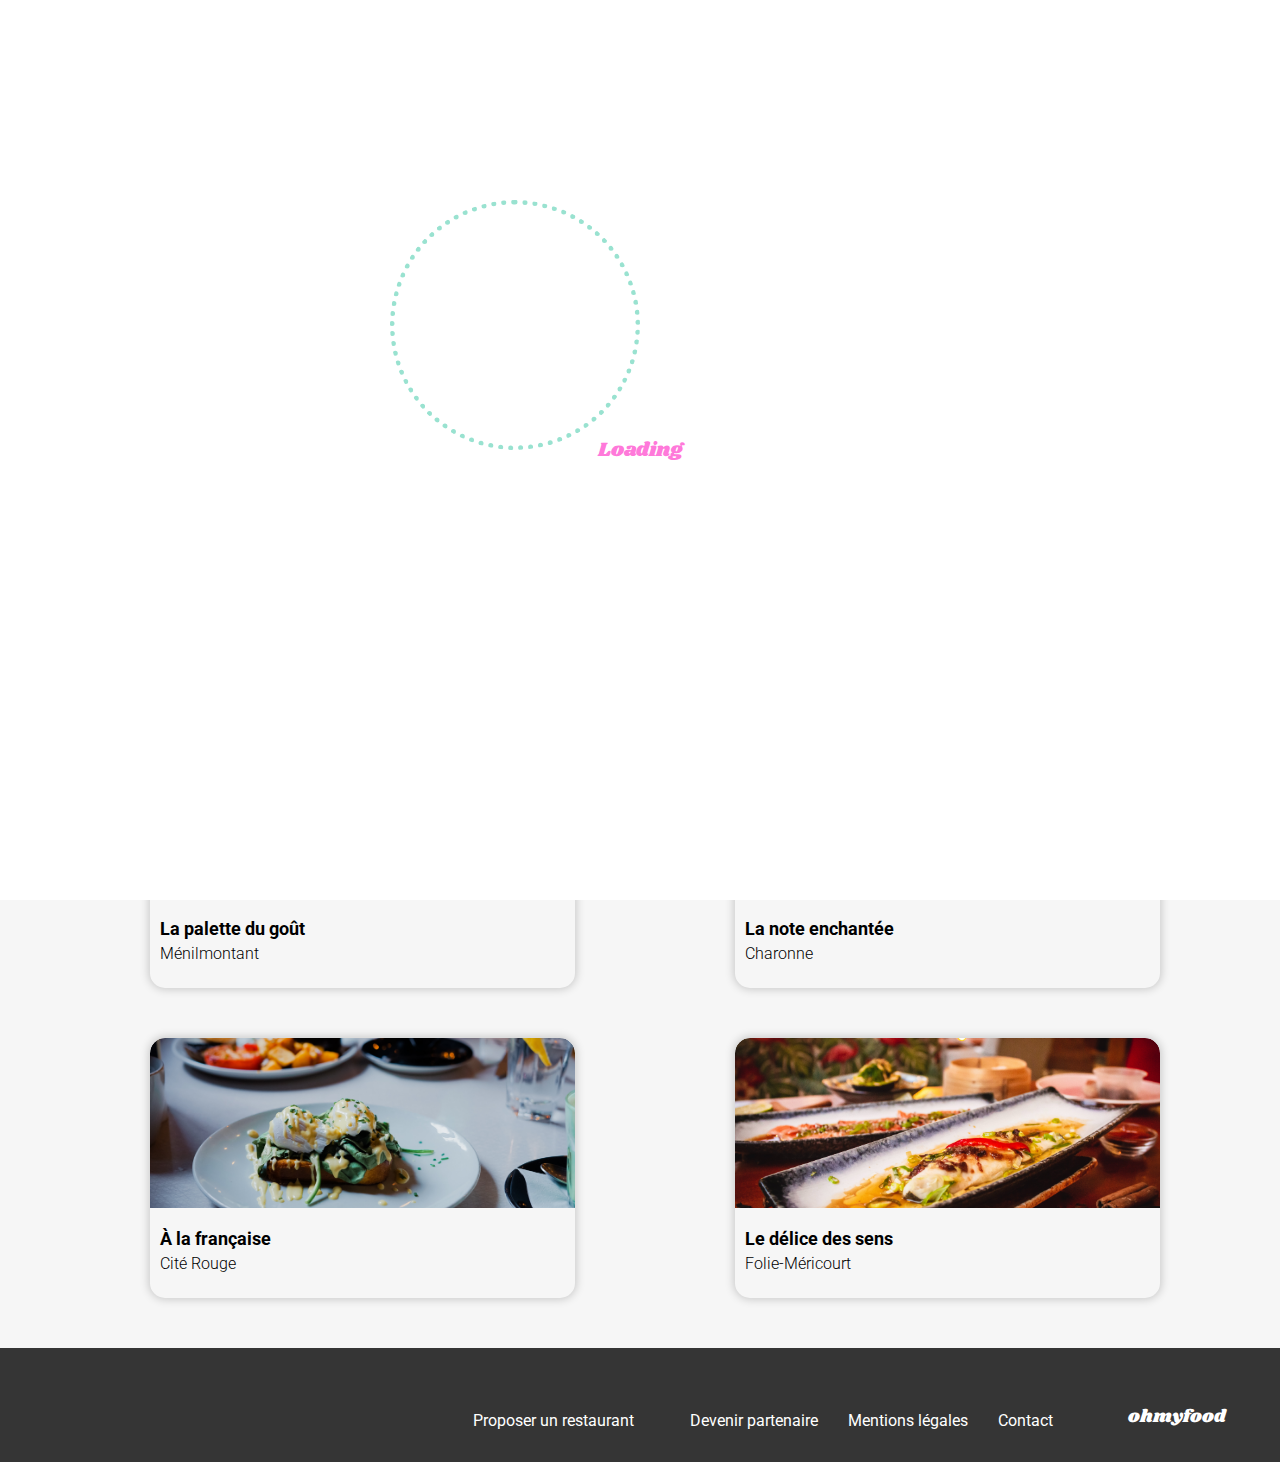
<file: index.html>
<!DOCTYPE html>
<html lang="en">

<head>
    <meta charset="UTF-8">
    <meta name="viewport" content="width=device-width, initial-scale=1.0">

    <link rel="shortcut icon" href="./assets/img/ohmyfood@2x.svg">
    <link rel="preconnect" href="https://fonts.googleapis.com">
    <link rel="preconnect" href="https://fonts.gstatic.com" crossorigin>
    <link rel="preconnect" href="https://fonts.googleapis.com">
    <link rel="preconnect" href="https://fonts.gstatic.com" crossorigin>
    <link rel="stylesheet" href="https://cdnjs.cloudflare.com/ajax/libs/font-awesome/6.5.2/css/all.min.css"
        integrity="sha512-SnH5WK+bZxgPHs44uWIX+LLJAJ9/2PkPKZ5QiAj6Ta86w+fsb2TkcmfRyVX3pBnMFcV7oQPJkl9QevSCWr3W6A=="
        crossorigin="anonymous" referrerpolicy="no-referrer">
    <link rel="preconnect" href="https://fonts.googleapis.com">
    <link rel="preconnect" href="https://fonts.gstatic.com" crossorigin>
    <link
        href="https://fonts.googleapis.com/css2?family=Roboto:ital,wght@0,100;0,300;0,400;0,500;0,700;0,900;1,100;1,300;1,400;1,500;1,700;1,900&family=Shrikhand&display=swap"
        rel="stylesheet">
    <link rel="stylesheet" href="./sass/index.css">
    <title>Ohmyfood</title>
</head>

<body>
    <header>
        <img src="./assets/img/ohmyfood@2x.svg" alt="logo">
    </header>
    <main>
        <div class="position">
            <i class="fa-solid fa-location-dot" aria-hidden="true"></i>
            <p>Paris, Belleville</p>
        </div>
        <section class="explorer">
            <div class="explorer__container">
                <h1>Réservez le menu qui vous convient</h1>
                <p>Découvrez des restaurants d'exception, sélectionnés par nos soins.</p>
                <button onclick="window.location.href='#restaurants'" type="button" class="btn">
                    Explorer nos restaurants
                </button>
            </div>
        </section>
        <section class="fonctionnement">
            <div class="fonction__container">
                <h2>Fonctionnement</h2>
                <ul class="ul__fonction">
                    <li class="li__fonction">
                        <span>1</span>
                        <i class="fa-solid fa-mobile-screen" aria-hidden="true"></i>
                        <p>Choissisez un restaurant</p>
                    </li>
                    <li class="li__fonction">
                        <span>2</span>
                        <i class="fa-solid fa-list" aria-hidden="true"></i>
                        <p>Composez votre menu</p>
                    </li>
                    <li class="li__fonction">
                        <span>3</span>
                        <i class="fa-solid fa-store" aria-hidden="true" id="store"></i>
                        <p>Dégustez au restaurant</p>
                    </li>
                </ul>
            </div>
        </section>
        <section class="restaurants" id="restaurants">
            <div class="restaurants__container">
                <h2>Restaurants</h2>
                <div class="card__container">
                    <a class="dish" href="./restaurants/dish1.html" style="text-decoration: none">
                        <img src="./assets/img/lapalettedugout.jpg" alt="restaurant">
                        <span>Nouveau</span>
                        <div class="footer__card">
                            <div class="text__card">
                                <h3>La palette du goût</h3>
                                <p>Ménilmontant</p>
                            </div>
                            <div class="heart__card">
                                <i class="fa-regular fa-heart"></i>
                                <i class="fa-solid fa-heart fa-heart-colored"></i>
                            </div>
                        </div>
                    </a>
                    <a class="dish" href="./restaurants/dish2.html" style="text-decoration: none">
                        <img src="./assets/img/lanoteenchantee.jpg" alt="restaurant">
                        <span>Nouveau</span>
                        <div class="footer__card">
                            <div class="text__card">
                                <h3>La note enchantée</h3>
                                <p>Charonne</p>
                            </div>
                            <div class="heart__card">
                                <i class="fa-regular fa-heart"></i>
                                <i class="fa-solid fa-heart fa-heart-colored"></i>
                            </div>
                        </div>
                    </a>
                    <a class="dish" href="./restaurants/dish3.html" style="text-decoration: none">
                        <img src="./assets/img/alafrançaise.jpg" alt="restaurant">
                        <div class="footer__card">
                            <div class="text__card">
                                <h3>À la française</h3>
                                <p>Cité Rouge</p>
                            </div>
                            <div class="heart__card">
                                <i class="fa-regular fa-heart"></i>
                                <i class="fa-solid fa-heart fa-heart-colored"></i>
                            </div>
                        </div>
                    </a>
                    <a class="dish" href="./restaurants/dish4.html" style="text-decoration: none">
                        <img src="./assets/img/ledelicedessens.jpg" alt="restaurant">
                        <div class="footer__card">
                            <div class="text__card">
                                <h3>Le délice des sens</h3>
                                <p>Folie-Méricourt</p>
                            </div>
                            <div class="heart__card">
                                <i class="fa-regular fa-heart"></i>
                                <i class="fa-solid fa-heart fa-heart-colored"></i>
                            </div>
                        </div>
                    </a>
                </div>
            </div>
        </section>
    </main>
    <footer>
        <section>
            <h3>ohmyfood</h3>
            <ul class="ul__footer">
                <li>
                    <i class="fa-solid fa-utensils" aria-hidden="true"></i>
                    <p>Proposer un restaurant</p>
                </li>
                <li>
                    <i class="fa-solid fa-handshake fa-rotate-by" style="--fa-rotate-angle: 150deg"
                        aria-hidden="true"></i>
                    <p>Devenir partenaire</p>
                </li>
                <li>Mentions légales</li>
                <li><a href="mailto:lelaurain.luca@gmail.com">Contact</a></li>
            </ul>
        </section>
    </footer>
    <div class="loading">
        <span class="loader"></span>
        <span class="chargement">Loading</span>
    </div>
</body>

</html>
</file>
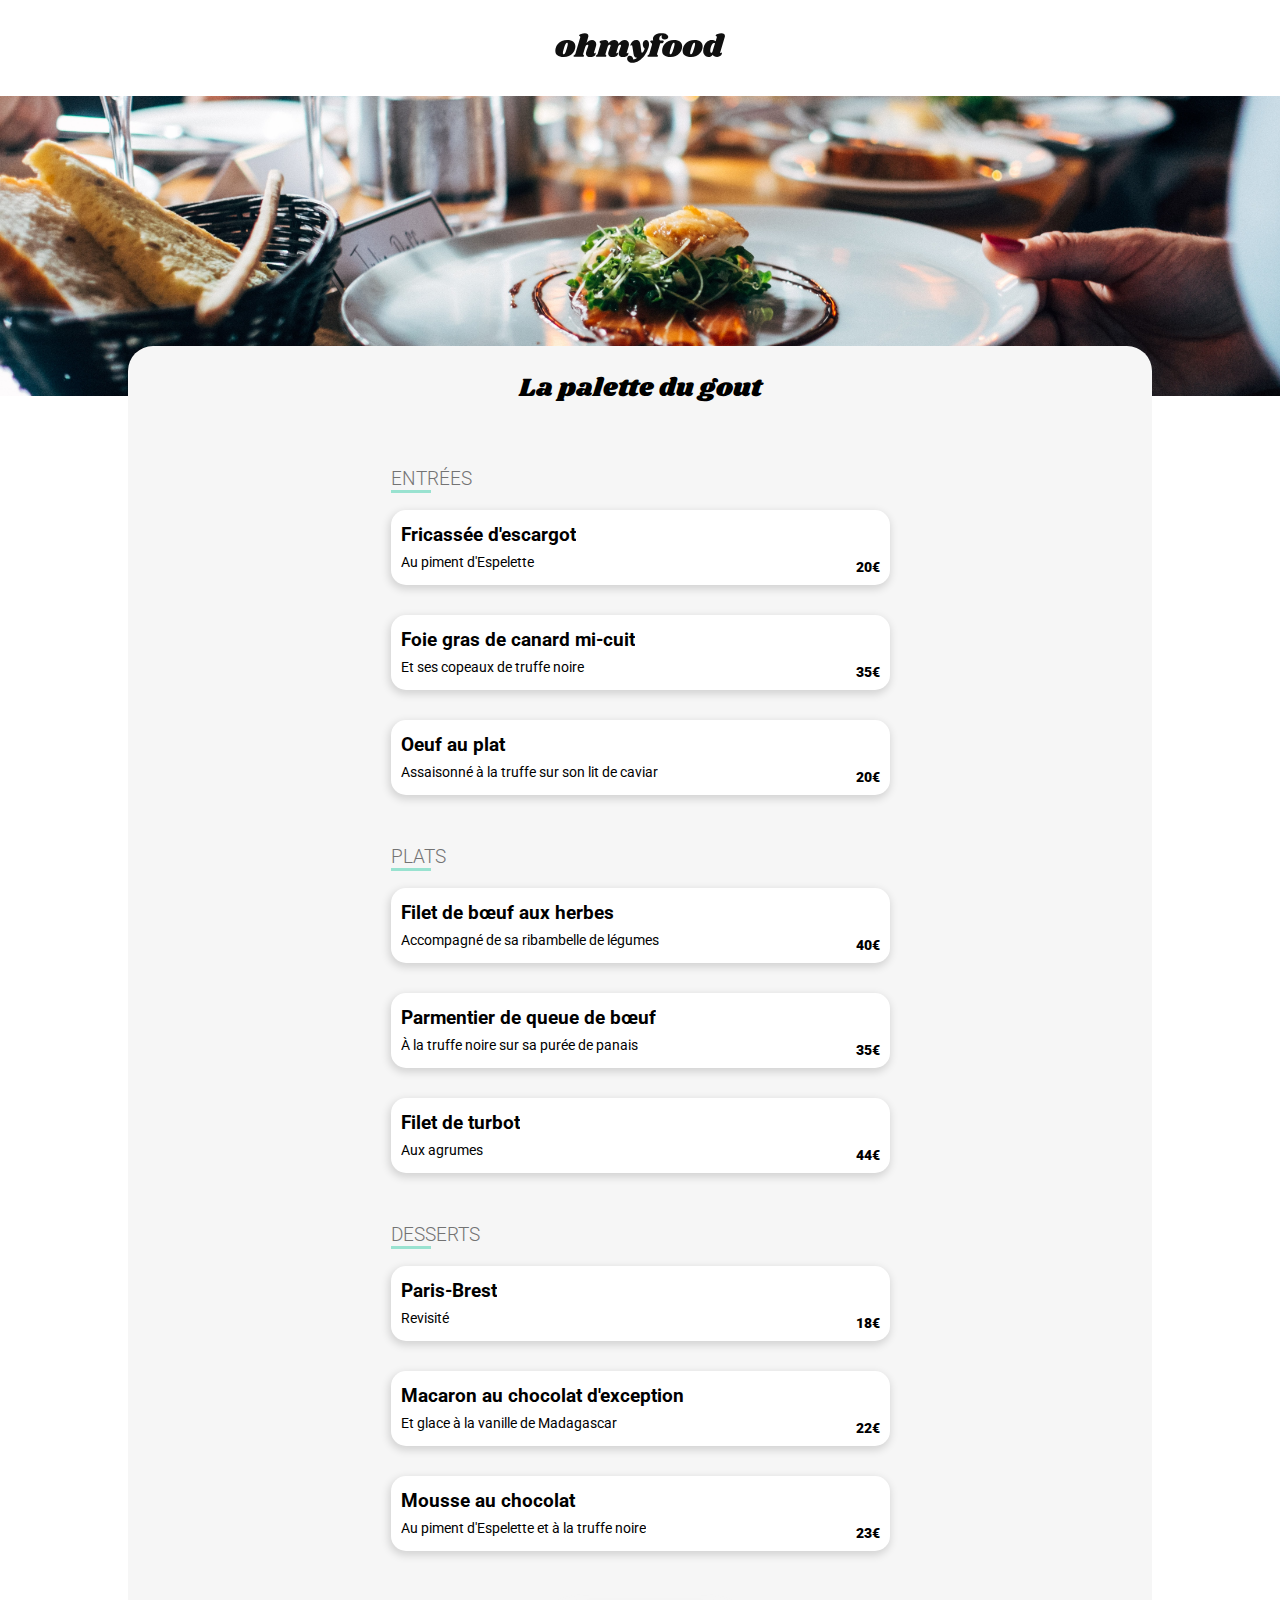
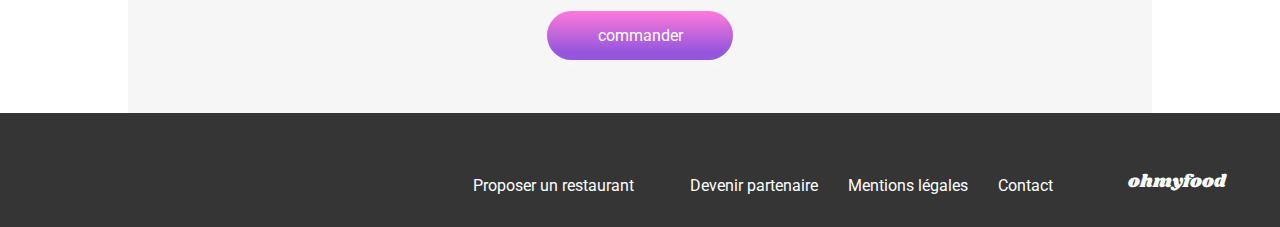
<file: restaurants/dish1.html>
<!DOCTYPE html>
<html lang="en">

<head>
    <meta charset="UTF-8">
    <meta name="viewport" content="width=device-width, initial-scale=1.0">
    <link rel="stylesheet" href="../sass/index.css">
    <link rel="shortcut icon" href="../assets/img/ohmyfood@2x.svg">
    <link rel="preconnect" href="https://fonts.googleapis.com">
    <link rel="preconnect" href="https://fonts.gstatic.com" crossorigin>
    <title>Ohmyfood</title>
    <link rel="preconnect" href="https://fonts.googleapis.com">
    <link rel="preconnect" href="https://fonts.gstatic.com" crossorigin>
    <link rel="stylesheet" href="https://cdnjs.cloudflare.com/ajax/libs/font-awesome/6.5.2/css/all.min.css"
        integrity="sha512-SnH5WK+bZxgPHs44uWIX+LLJAJ9/2PkPKZ5QiAj6Ta86w+fsb2TkcmfRyVX3pBnMFcV7oQPJkl9QevSCWr3W6A=="
        crossorigin="anonymous" referrerpolicy="no-referrer">
    <link rel="preconnect" href="https://fonts.googleapis.com">
    <link rel="preconnect" href="https://fonts.gstatic.com" crossorigin>
    <link
        href="https://fonts.googleapis.com/css2?family=Roboto:ital,wght@0,100;0,300;0,400;0,500;0,700;0,900;1,100;1,300;1,400;1,500;1,700;1,900&family=Shrikhand&display=swap"
        rel="stylesheet">
</head>

<body>
    <header>
        <a href="../index.html">
            <i id="back__arrow" class="fa-solid fa-arrow-left" aria-hidden="true"></i>
        </a>
        <img id="img__menu" src="../assets/img/ohmyfood@2x.svg" alt="">
    </header>
    <main>
        <div class="main__wrapper">
            <div class="background__img1">
            </div>
            <section class="menu">
                <div id="title__container">
                    <h4>La palette du gout</h4>
                    <div>
                        <i id="heart__position1" class="fa-regular fa-heart"></i>
                        <i id="heart__position2" class="fa-solid fa-heart fa-heart-colored"></i>
                    </div>
                </div>
                <div class="flex__container">
                    <div class="item__container">
                        <h2>ENTRÉES</h2>
                        <article class=" items items1">
                            <div class="item__text">
                                <h3>Fricassée d'escargot</h3>
                                <p>Au piment d'Espelette</p>
                            </div>
                            <div class="item__validate">
                                <p class="price">20€</p>
                                <i class="fa-solid fa-circle-check" aria-hidden="true"></i>
                            </div>
                        </article>
                        <article class=" items items2">
                            <div class="item__text">
                                <h3>Foie gras de canard mi-cuit</h3>
                                <p>Et ses copeaux de truffe noire</p>
                            </div>
                            <div class="item__validate">
                                <p class="price">35€</p>
                                <i class="fa-solid fa-circle-check" aria-hidden="true"></i>
                            </div>
                        </article>
                        <article class=" items items3">
                            <div class="item__text">
                                <h3>Oeuf au plat</h3>
                                <p>Assaisonné à la truffe sur son lit de caviar</p>
                            </div>
                            <div class="item__validate">
                                <p class="price">20€</p>
                                <i class="fa-solid fa-circle-check" aria-hidden="true"></i>
                            </div>
                        </article>
                    </div>
                    <div class="item__container">
                        <h2>PLATS</h2>
                        <article class="items items1">
                            <div class="item__text">
                                <h3>Filet de bœuf aux herbes</h3>
                                <p>Accompagné de sa ribambelle de légumes</p>
                            </div>
                            <div class="item__validate">
                                <p class="price">40€</p>
                                <i class="fa-solid fa-circle-check" aria-hidden="true"></i>
                            </div>
                        </article>
                        <article class="items items2">
                            <div class="item__text">
                                <h3>Parmentier de queue de bœuf</h3>
                                <p>À la truffe noire sur sa purée de panais</p>
                            </div>
                            <div class="item__validate">
                                <p class="price">35€</p>
                                <i class="fa-solid fa-circle-check" aria-hidden="true"></i>
                            </div>
                        </article>
                        <article class="items items3">
                            <div class="item__text">
                                <h3>Filet de turbot</h3>
                                <p>Aux agrumes</p>
                            </div>
                            <div class="item__validate">
                                <p class="price">44€</p>
                                <i class="fa-solid fa-circle-check" aria-hidden="true"></i>
                            </div>
                        </article>
                    </div>
                    <div class="item__container">
                        <h2>DESSERTS</h2>
                        <article class=" items items1">
                            <div class="item__text">
                                <h3>Paris-Brest</h3>
                                <p>Revisité</p>
                            </div>
                            <div class="item__validate">
                                <p class="price">18€</p>
                                <i class="fa-solid fa-circle-check" aria-hidden="true"></i>
                            </div>
                        </article>
                        <article class="items items2">
                            <div class="item__text">
                                <h3>Macaron au chocolat d'exception</h3>
                                <p>Et glace à la vanille de Madagascar</p>
                            </div>
                            <div class="item__validate">
                                <p class="price">22€</p>
                                <i class="fa-solid fa-circle-check" aria-hidden="true"></i>
                            </div>
                        </article>
                        <article class="items 3">
                            <div class="item__text">
                                <h3>Mousse au chocolat</h3>
                                <p>Au piment d'Espelette et à la truffe noire</p>
                            </div>
                            <div class="item__validate">
                                <p class="price">23€</p>
                                <i class="fa-solid fa-circle-check" aria-hidden="true"></i>
                            </div>
                        </article>
                    </div>
                </div>
                <div class="button__order">
                    <button onclick="window.location.href='#restaurants'" type="button" class="btn">
                        commander
                    </button>
                </div>
            </section>
        </div>
    </main>
    <footer>
        <section>
            <h3>ohmyfood</h3>
            <ul class="ul__footer">
                <li>
                    <i class="fa-solid fa-utensils" aria-hidden="true"></i>
                    <p>Proposer un restaurant</p>
                </li>
                <li>
                    <i class="fa-solid fa-handshake fa-rotate-by" style="--fa-rotate-angle: 150deg"
                        aria-hidden="true"></i>
                    <p>Devenir partenaire</p>
                </li>
                <li>Mentions légales</li>
                <li><a href="mailto:lelaurain.luca@gmail.com">Contact</a></li>
            </ul>
        </section>
    </footer>
</body>

</html>
</file>
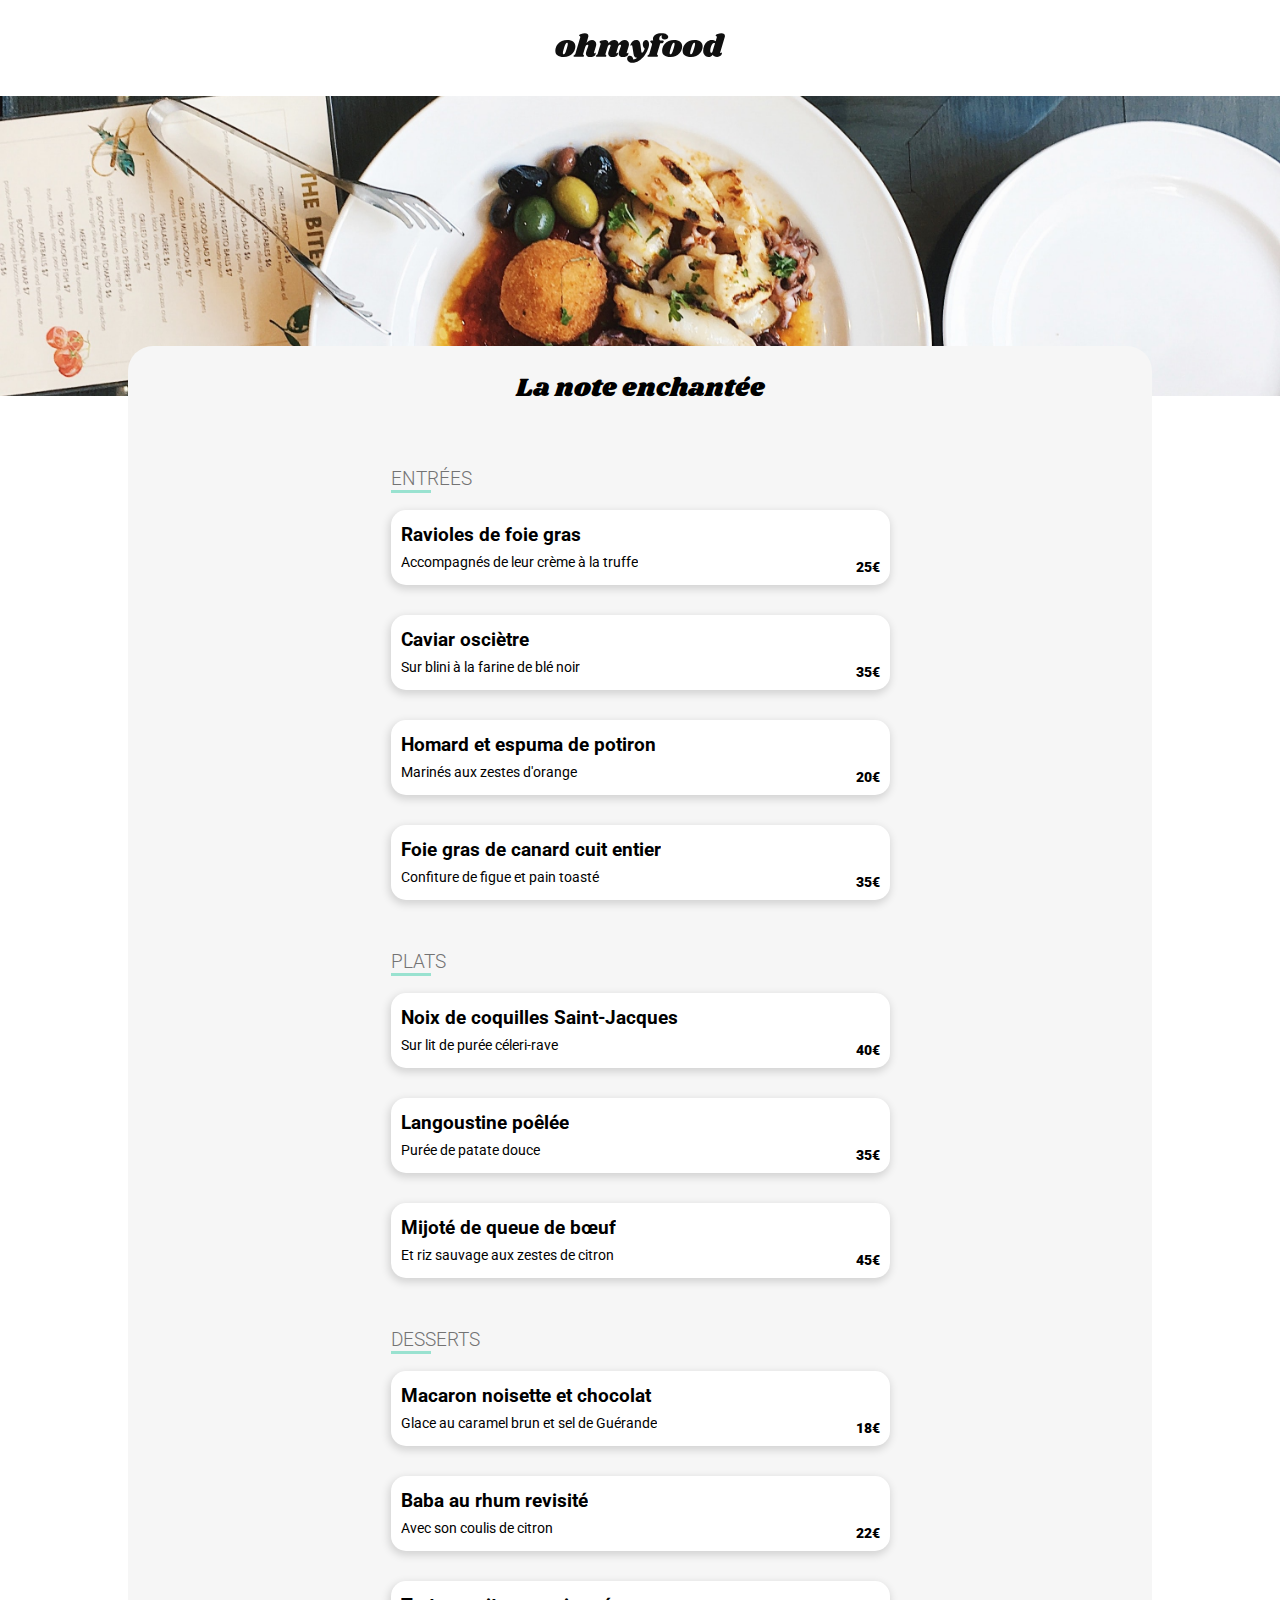
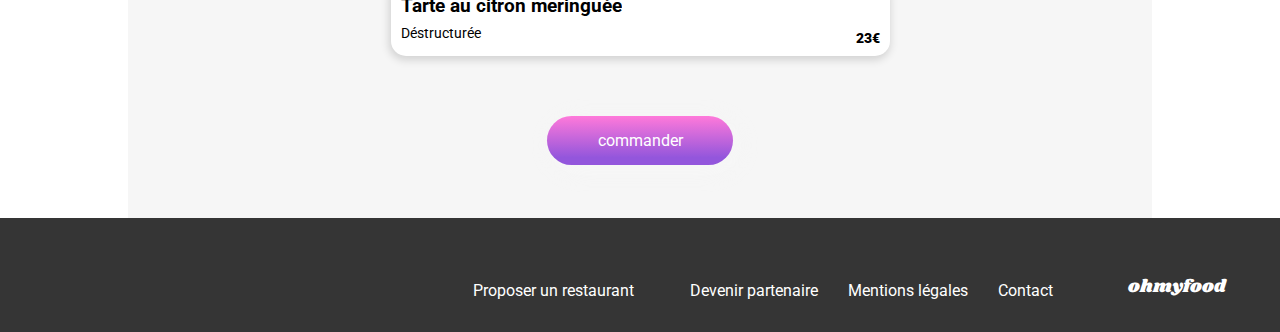
<file: restaurants/dish2.html>
<!DOCTYPE html>
<html lang="en">

<head>
    <meta charset="UTF-8">
    <meta name="viewport" content="width=device-width, initial-scale=1.0">
    <link rel="stylesheet" href="../sass/index.css">
    <link rel="shortcut icon" href="../assets/img/ohmyfood@2x.svg">
    <link rel="preconnect" href="https://fonts.googleapis.com">
    <link rel="preconnect" href="https://fonts.gstatic.com" crossorigin>
    <title>Ohmyfood</title>
    <link rel="preconnect" href="https://fonts.googleapis.com">
    <link rel="preconnect" href="https://fonts.gstatic.com" crossorigin>
    <link rel="stylesheet" href="https://cdnjs.cloudflare.com/ajax/libs/font-awesome/6.5.2/css/all.min.css"
        integrity="sha512-SnH5WK+bZxgPHs44uWIX+LLJAJ9/2PkPKZ5QiAj6Ta86w+fsb2TkcmfRyVX3pBnMFcV7oQPJkl9QevSCWr3W6A=="
        crossorigin="anonymous" referrerpolicy="no-referrer">
    <link rel="preconnect" href="https://fonts.googleapis.com">
    <link rel="preconnect" href="https://fonts.gstatic.com" crossorigin>
    <link
        href="https://fonts.googleapis.com/css2?family=Roboto:ital,wght@0,100;0,300;0,400;0,500;0,700;0,900;1,100;1,300;1,400;1,500;1,700;1,900&family=Shrikhand&display=swap"
        rel="stylesheet">
</head>

<body>
    <header>
        <a href="../index.html">
            <i id="back__arrow" class="fa-solid fa-arrow-left" aria-hidden="true"></i>
        </a>
        <img id="img__menu" src="../assets/img/ohmyfood@2x.svg" alt="">
    </header>
    <main>
        <div class="main__wrapper">
            <div class="background__img2">
            </div>
            <section class="menu">
                <div id="title__container">
                    <h4>La note enchantée</h4>
                    <div>
                        <i id="heart__position1" class="fa-regular fa-heart"></i>
                        <i id="heart__position2" class="fa-solid fa-heart fa-heart-colored"></i>
                    </div>
                </div>
                <div class="flex__container">
                    <div class="item__container">
                        <h2>ENTRÉES</h2>
                        <article class=" items items1">
                            <div class="item__text">
                                <h3>Ravioles de foie gras</h3>
                                <p>Accompagnés de leur crème à la truffe</p>
                            </div>
                            <div class="item__validate">
                                <p class="price">25€</p>
                                <i class="fa-solid fa-circle-check" aria-hidden="true"></i>
                            </div>
                        </article>
                        <article class=" items items2">
                            <div class="item__text">
                                <h3>Caviar osciètre</h3>
                                <p>Sur blini à la farine de blé noir</p>
                            </div>
                            <div class="item__validate">
                                <p class="price">35€</p>
                                <i class="fa-solid fa-circle-check" aria-hidden="true"></i>
                            </div>
                        </article>
                        <article class=" items items3">
                            <div class="item__text">
                                <h3>Homard et espuma de potiron</h3>
                                <p>Marinés aux zestes d'orange</p>
                            </div>
                            <div class="item__validate">
                                <p class="price">20€</p>
                                <i class="fa-solid fa-circle-check" aria-hidden="true"></i>
                            </div>
                        </article>
                        <article class=" items items3">
                            <div class="item__text">
                                <h3>Foie gras de canard cuit entier</h3>
                                <p>Confiture de figue et pain toasté</p>
                            </div>
                            <div class="item__validate">
                                <p class="price">35€</p>
                                <i class="fa-solid fa-circle-check" aria-hidden="true"></i>
                            </div>
                        </article>
                    </div>
                    <div class="item__container">
                        <h2>PLATS</h2>
                        <article class="items items1">
                            <div class="item__text">
                                <h3>Noix de coquilles Saint-Jacques</h3>
                                <p>Sur lit de purée céleri-rave</p>
                            </div>
                            <div class="item__validate">
                                <p class="price">40€</p>
                                <i class="fa-solid fa-circle-check" aria-hidden="true"></i>
                            </div>
                        </article>
                        <article class="items items2">
                            <div class="item__text">
                                <h3>Langoustine poêlée</h3>
                                <p>Purée de patate douce</p>
                            </div>
                            <div class="item__validate">
                                <p class="price">35€</p>
                                <i class="fa-solid fa-circle-check" aria-hidden="true"></i>
                            </div>
                        </article>
                        <article class="items items3">
                            <div class="item__text">
                                <h3>Mijoté de queue de bœuf </h3>
                                <p>Et riz sauvage aux zestes de citron</p>
                            </div>
                            <div class="item__validate">
                                <p class="price">45€</p>
                                <i class="fa-solid fa-circle-check" aria-hidden="true"></i>
                            </div>
                        </article>
                    </div>
                    <div class="item__container">
                        <h2>DESSERTS</h2>
                        <article class=" items items1">
                            <div class="item__text">
                                <h3>Macaron noisette et chocolat</h3>
                                <p>Glace au caramel brun et sel de Guérande</p>
                            </div>
                            <div class="item__validate">
                                <p class="price">18€</p>
                                <i class="fa-solid fa-circle-check" aria-hidden="true"></i>
                            </div>
                        </article>
                        <article class="items items2">
                            <div class="item__text">
                                <h3>Baba au rhum revisité</h3>
                                <p>Avec son coulis de citron</p>
                            </div>
                            <div class="item__validate">
                                <p class="price">22€</p>
                                <i class="fa-solid fa-circle-check" aria-hidden="true"></i>
                            </div>
                        </article>
                        <article class="items 3">
                            <div class="item__text">
                                <h3>Tarte au citron meringuée</h3>
                                <p>Déstructurée</p>
                            </div>
                            <div class="item__validate">
                                <p class="price">23€</p>
                                <i class="fa-solid fa-circle-check" aria-hidden="true"></i>
                            </div>
                        </article>
                    </div>
                </div>
                <div class="button__order">
                    <button onclick="window.location.href='#restaurants'" type="button" class="btn">
                        commander
                    </button>
                </div>
            </section>
        </div>
    </main>
    <footer>
        <section>
            <h3>ohmyfood</h3>
            <ul class="ul__footer">
                <li>
                    <i class="fa-solid fa-utensils" aria-hidden="true"></i>
                    <p>Proposer un restaurant</p>
                </li>
                <li>
                    <i class="fa-solid fa-handshake fa-rotate-by" style="--fa-rotate-angle: 150deg"
                        aria-hidden="true"></i>
                    <p>Devenir partenaire</p>
                </li>
                <li>Mentions légales</li>
                <li><a href="mailto:lelaurain.luca@gmail.com">Contact</a></li>
            </ul>
        </section>
    </footer>
</body>
</html>
</file>
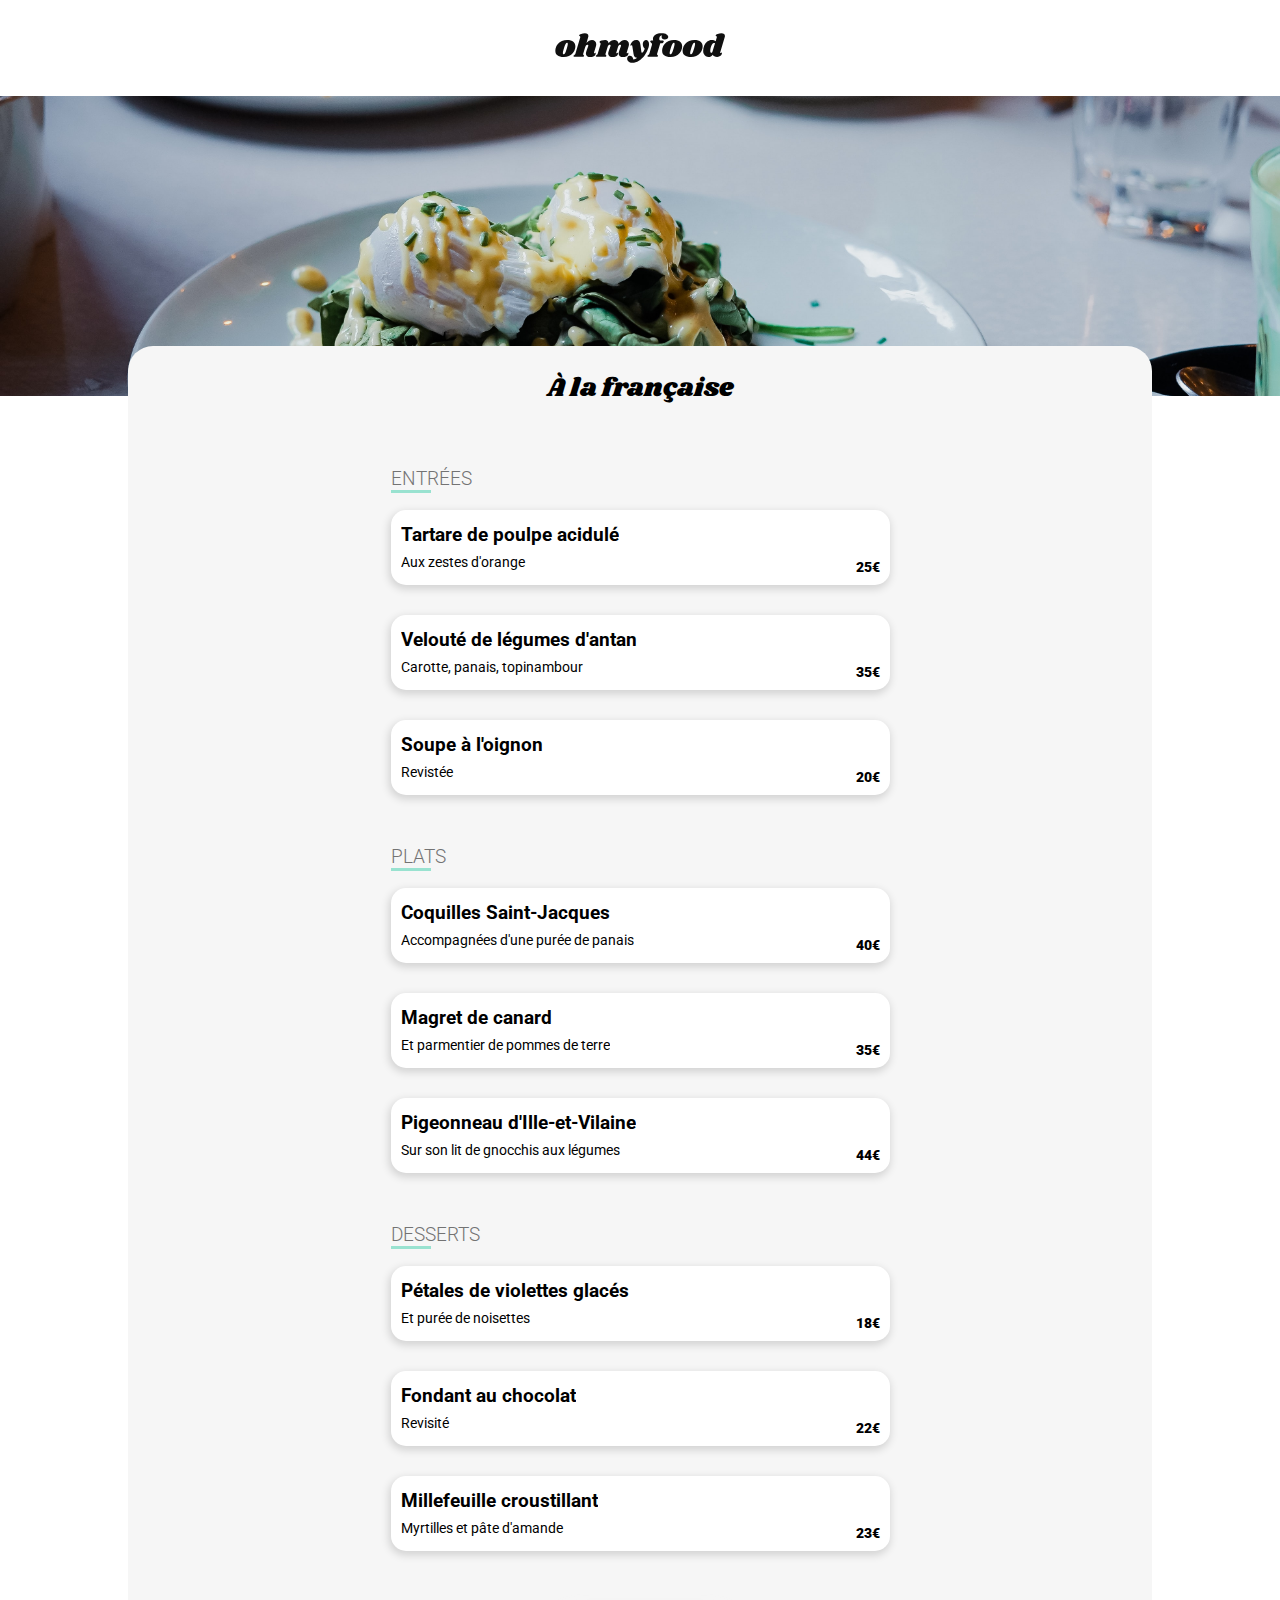
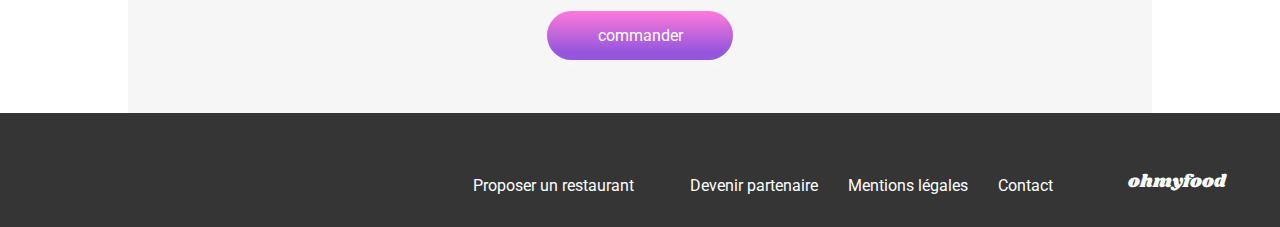
<file: restaurants/dish3.html>
<!DOCTYPE html>
<html lang="en">

<head>
    <meta charset="UTF-8">
    <meta name="viewport" content="width=device-width, initial-scale=1.0">
    <link rel="stylesheet" href="../sass/index.css">
    <link rel="shortcut icon" href="../assets/img/ohmyfood@2x.svg">
    <link rel="preconnect" href="https://fonts.googleapis.com">
    <link rel="preconnect" href="https://fonts.gstatic.com" crossorigin>
    <title>Ohmyfood</title>
    <link rel="preconnect" href="https://fonts.googleapis.com">
    <link rel="preconnect" href="https://fonts.gstatic.com" crossorigin>
    <link rel="stylesheet" href="https://cdnjs.cloudflare.com/ajax/libs/font-awesome/6.5.2/css/all.min.css"
        integrity="sha512-SnH5WK+bZxgPHs44uWIX+LLJAJ9/2PkPKZ5QiAj6Ta86w+fsb2TkcmfRyVX3pBnMFcV7oQPJkl9QevSCWr3W6A=="
        crossorigin="anonymous" referrerpolicy="no-referrer">
    <link rel="preconnect" href="https://fonts.googleapis.com">
    <link rel="preconnect" href="https://fonts.gstatic.com" crossorigin>
    <link
        href="https://fonts.googleapis.com/css2?family=Roboto:ital,wght@0,100;0,300;0,400;0,500;0,700;0,900;1,100;1,300;1,400;1,500;1,700;1,900&family=Shrikhand&display=swap"
        rel="stylesheet">
</head>

<body>
    <header>
        <a href="../index.html">
            <i id="back__arrow" class="fa-solid fa-arrow-left" aria-hidden="true"></i>
        </a>
        <img id="img__menu" src="../assets/img/ohmyfood@2x.svg" alt="">
    </header>
    <main>
        <div class="main__wrapper">
            <div class="background__img3">
            </div>
            <section class="menu">
                <div id="title__container">
                    <h4>À la française</h4>
                    <div>
                        <i id="heart__position1" class="fa-regular fa-heart"></i>
                        <i id="heart__position2" class="fa-solid fa-heart fa-heart-colored"></i>
                    </div>
                </div>
                <div class="flex__container">
                    <div class="item__container">
                        <h2>ENTRÉES</h2>
                        <article class=" items items1">
                            <div class="item__text">
                                <h3>Tartare de poulpe acidulé</h3>
                                <p>Aux zestes d'orange</p>
                            </div>
                            <div class="item__validate">
                                <p class="price">25€</p>
                                <i class="fa-solid fa-circle-check" aria-hidden="true"></i>
                            </div>
                        </article>
                        <article class=" items items2">
                            <div class="item__text">
                                <h3>Velouté de légumes d'antan</h3>
                                <p>Carotte, panais, topinambour</p>
                            </div>
                            <div class="item__validate">
                                <p class="price">35€</p>
                                <i class="fa-solid fa-circle-check" aria-hidden="true"></i>
                            </div>
                        </article>
                        <article class=" items items3">
                            <div class="item__text">
                                <h3>Soupe à l'oignon</h3>
                                <p>Revistée</p>
                            </div>
                            <div class="item__validate">
                                <p class="price">20€</p>
                                <i class="fa-solid fa-circle-check" aria-hidden="true"></i>
                            </div>
                        </article>
                    </div>
                    <div class="item__container">
                        <h2>PLATS</h2>
                        <article class="items items1">
                            <div class="item__text">
                                <h3>Coquilles Saint-Jacques</h3>
                                <p>Accompagnées d'une purée de panais</p>
                            </div>
                            <div class="item__validate">
                                <p class="price">40€</p>
                                <i class="fa-solid fa-circle-check" aria-hidden="true"></i>
                            </div>
                        </article>
                        <article class="items items2">
                            <div class="item__text">
                                <h3>Magret de canard</h3>
                                <p>Et parmentier de pommes de terre</p>
                            </div>
                            <div class="item__validate">
                                <p class="price">35€</p>
                                <i class="fa-solid fa-circle-check" aria-hidden="true"></i>
                            </div>
                        </article>
                        <article class="items items3">
                            <div class="item__text">
                                <h3>Pigeonneau d'Ille-et-Vilaine</h3>
                                <p>Sur son lit de gnocchis aux légumes</p>
                            </div>
                            <div class="item__validate">
                                <p class="price">44€</p>
                                <i class="fa-solid fa-circle-check" aria-hidden="true"></i>
                            </div>
                        </article>
                    </div>
                    <div class="item__container">
                        <h2>DESSERTS</h2>
                        <article class=" items items1">
                            <div class="item__text">
                                <h3>Pétales de violettes glacés</h3>
                                <p>Et purée de noisettes</p>
                            </div>
                            <div class="item__validate">
                                <p class="price">18€</p>
                                <i class="fa-solid fa-circle-check" aria-hidden="true"></i>
                            </div>
                        </article>
                        <article class="items items2">
                            <div class="item__text">
                                <h3>Fondant au chocolat</h3>
                                <p>Revisité</p>
                            </div>
                            <div class="item__validate">
                                <p class="price">22€</p>
                                <i class="fa-solid fa-circle-check" aria-hidden="true"></i>
                            </div>
                        </article>
                        <article class="items 3">
                            <div class="item__text">
                                <h3>Millefeuille croustillant</h3>
                                <p>Myrtilles et pâte d'amande</p>
                            </div>
                            <div class="item__validate">
                                <p class="price">23€</p>
                                <i class="fa-solid fa-circle-check" aria-hidden="true"></i>
                            </div>
                        </article>
                    </div>
                </div>
                <div class="button__order">
                    <button onclick="window.location.href='#restaurants'" type="button" class="btn">
                        commander
                    </button>
                </div>
            </section>
        </div>
    </main>
    <footer>
        <section>
            <h3>ohmyfood</h3>
            <ul class="ul__footer">
                <li>
                    <i class="fa-solid fa-utensils" aria-hidden="true"></i>
                    <p>Proposer un restaurant</p>
                </li>
                <li>
                    <i class="fa-solid fa-handshake fa-rotate-by" style="--fa-rotate-angle: 150deg"
                        aria-hidden="true"></i>
                    <p>Devenir partenaire</p>
                </li>
                <li>Mentions légales</li>
                <li><a href="mailto:lelaurain.luca@gmail.com">Contact</a></li>
            </ul>
        </section>
    </footer>
</body>
</html>
</file>
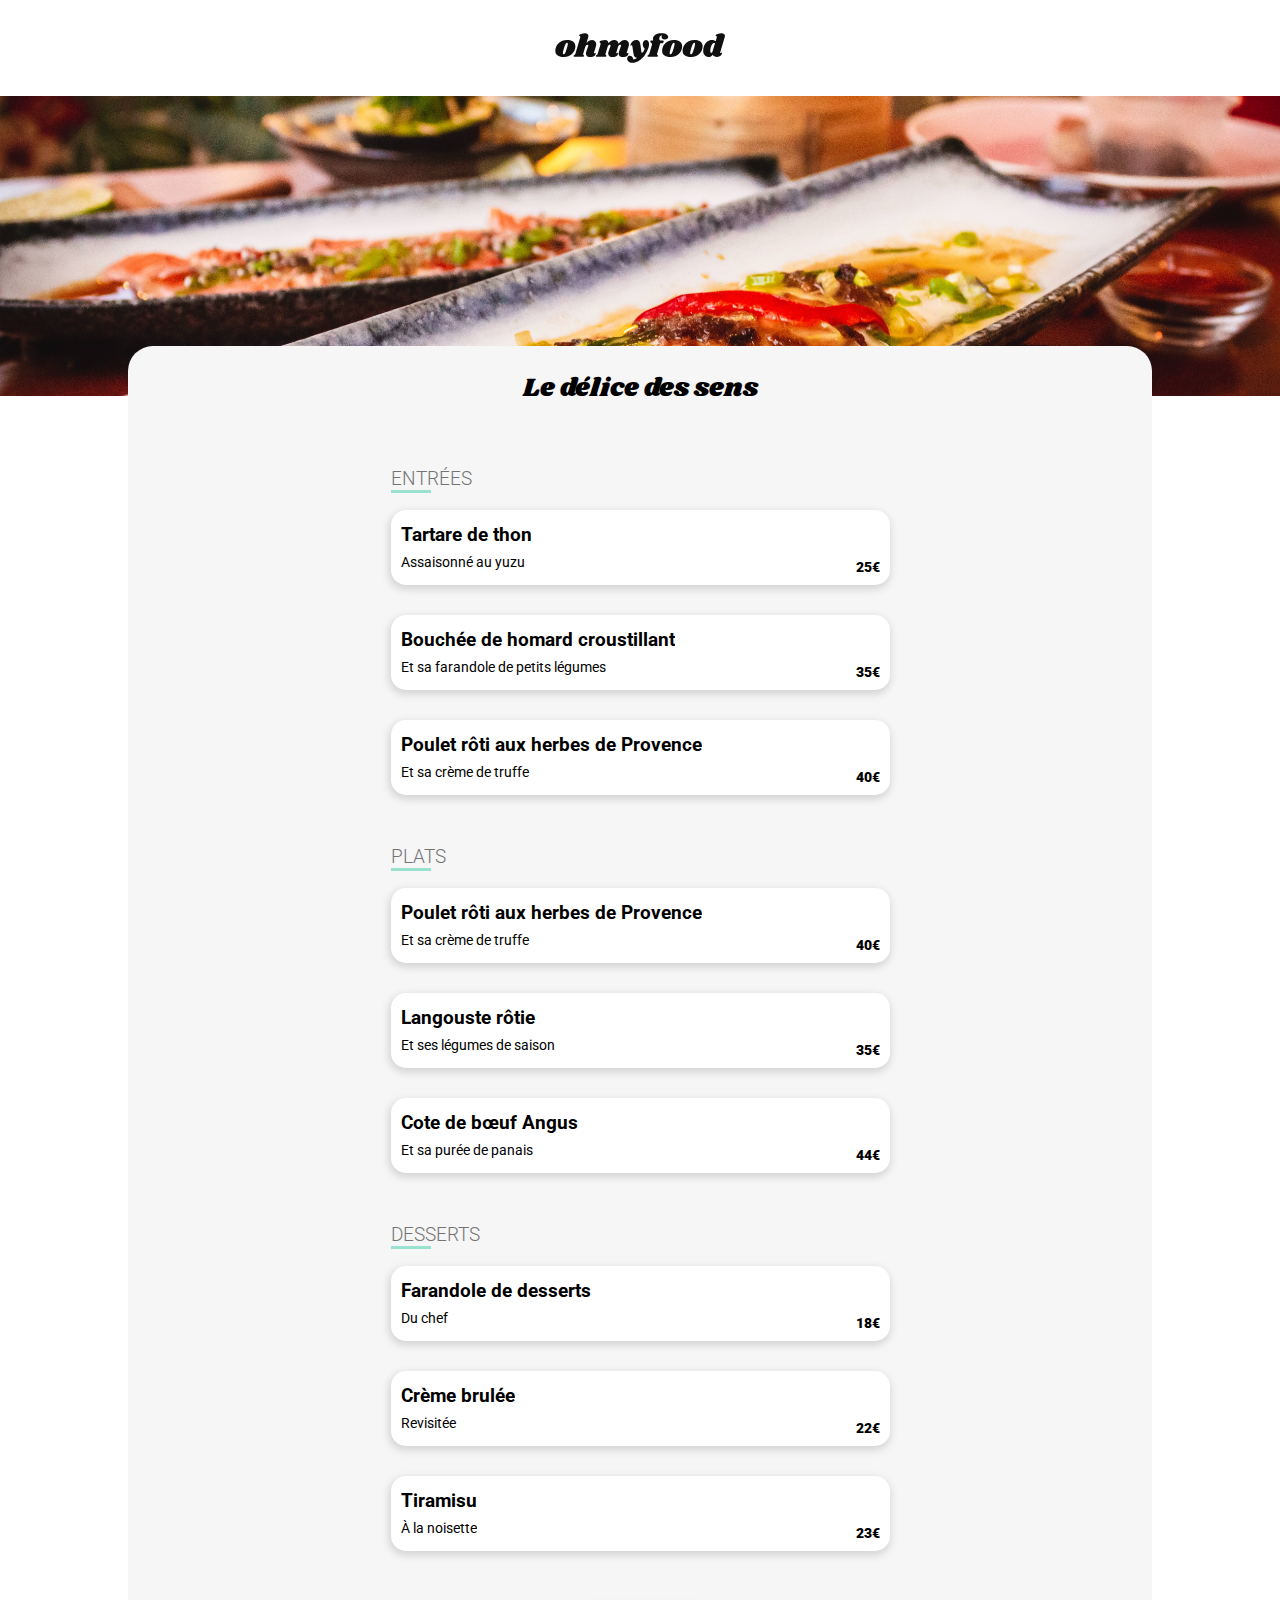
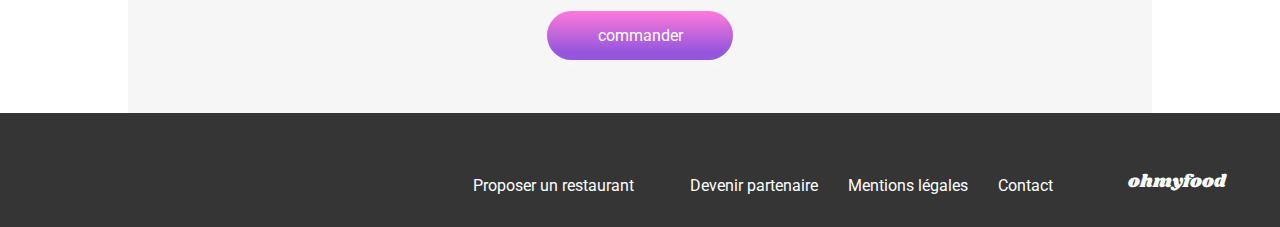
<file: restaurants/dish4.html>
<!DOCTYPE html>
<html lang="en">

<head>
    <meta charset="UTF-8">
    <meta name="viewport" content="width=device-width, initial-scale=1.0">
    <link rel="stylesheet" href="../sass/index.css">
    <link rel="shortcut icon" href="../assets/img/ohmyfood@2x.svg">
    <link rel="preconnect" href="https://fonts.googleapis.com">
    <link rel="preconnect" href="https://fonts.gstatic.com" crossorigin>
    <title>Ohmyfood</title>
    <link rel="preconnect" href="https://fonts.googleapis.com">
    <link rel="preconnect" href="https://fonts.gstatic.com" crossorigin>
    <link rel="stylesheet" href="https://cdnjs.cloudflare.com/ajax/libs/font-awesome/6.5.2/css/all.min.css"
        integrity="sha512-SnH5WK+bZxgPHs44uWIX+LLJAJ9/2PkPKZ5QiAj6Ta86w+fsb2TkcmfRyVX3pBnMFcV7oQPJkl9QevSCWr3W6A=="
        crossorigin="anonymous" referrerpolicy="no-referrer">
    <link rel="preconnect" href="https://fonts.googleapis.com">
    <link rel="preconnect" href="https://fonts.gstatic.com" crossorigin>
    <link
        href="https://fonts.googleapis.com/css2?family=Roboto:ital,wght@0,100;0,300;0,400;0,500;0,700;0,900;1,100;1,300;1,400;1,500;1,700;1,900&family=Shrikhand&display=swap"
        rel="stylesheet">
</head>

<body>
    <header>
        <a href="../index.html">
            <i id="back__arrow" class="fa-solid fa-arrow-left" aria-hidden="true"></i>
        </a>
        <img id="img__menu" src="../assets/img/ohmyfood@2x.svg" alt="">
    </header>
    <main>
        <div class="main__wrapper">
            <div class="background__img4">
            </div>
            <section class="menu">
                <div id="title__container">
                    <h4>Le délice des sens</h4>
                    <div>
                        <i id="heart__position1" class="fa-regular fa-heart"></i>
                        <i id="heart__position2" class="fa-solid fa-heart fa-heart-colored"></i>
                    </div>
                </div>
                <div class="flex__container">
                    <div class="item__container">
                        <h2>ENTRÉES</h2>
                        <article class=" items items1">
                            <div class="item__text">
                                <h3>Tartare de thon</h3>
                                <p>Assaisonné au yuzu</p>
                            </div>
                            <div class="item__validate">
                                <p class="price">25€</p>
                                <i class="fa-solid fa-circle-check" aria-hidden="true"></i>
                            </div>
                        </article>
                        <article class=" items items2">
                            <div class="item__text">
                                <h3>Bouchée de homard croustillant</h3>
                                <p>Et sa farandole de petits légumes</p>
                            </div>
                            <div class="item__validate">
                                <p class="price">35€</p>
                                <i class="fa-solid fa-circle-check" aria-hidden="true"></i>
                            </div>
                        </article>
                        <article class=" items items3">
                            <div class="item__text">
                                <h3>Poulet rôti aux herbes de Provence</h3>
                                <p>Et sa crème de truffe</p>
                            </div>
                            <div class="item__validate">
                                <p class="price">40€</p>
                                <i class="fa-solid fa-circle-check" aria-hidden="true"></i>
                            </div>
                        </article>
                    </div>
                    <div class="item__container">
                        <h2>PLATS</h2>
                        <article class="items items1">
                            <div class="item__text">
                                <h3>Poulet rôti aux herbes de Provence</h3>
                                <p>Et sa crème de truffe</p>
                            </div>
                            <div class="item__validate">
                                <p class="price">40€</p>
                                <i class="fa-solid fa-circle-check" aria-hidden="true"></i>
                            </div>
                        </article>
                        <article class="items items2">
                            <div class="item__text">
                                <h3>Langouste rôtie</h3>
                                <p>Et ses légumes de saison</p>
                            </div>
                            <div class="item__validate">
                                <p class="price">35€</p>
                                <i class="fa-solid fa-circle-check" aria-hidden="true"></i>
                            </div>
                        </article>
                        <article class="items items3">
                            <div class="item__text">
                                <h3>Cote de bœuf Angus</h3>
                                <p>Et sa purée de panais</p>
                            </div>
                            <div class="item__validate">
                                <p class="price">44€</p>
                                <i class="fa-solid fa-circle-check" aria-hidden="true"></i>
                            </div>
                        </article>
                    </div>
                    <div class="item__container">
                        <h2>DESSERTS</h2>
                        <article class=" items items1">
                            <div class="item__text">
                                <h3>Farandole de desserts</h3>
                                <p>Du chef</p>
                            </div>
                            <div class="item__validate">
                                <p class="price">18€</p>
                                <i class="fa-solid fa-circle-check" aria-hidden="true"></i>
                            </div>
                        </article>
                        <article class="items items2">
                            <div class="item__text">
                                <h3>Crème brulée</h3>
                                <p>Revisitée</p>
                            </div>
                            <div class="item__validate">
                                <p class="price">22€</p>
                                <i class="fa-solid fa-circle-check" aria-hidden="true"></i>
                            </div>
                        </article>
                        <article class="items 3">
                            <div class="item__text">
                                <h3>Tiramisu</h3>
                                <p>À la noisette</p>
                            </div>
                            <div class="item__validate">
                                <p class="price">23€</p>
                                <i class="fa-solid fa-circle-check" aria-hidden="true"></i>
                            </div>
                        </article>
                    </div>
                </div>
                <div class="button__order">
                    <button onclick="window.location.href='#restaurants'" type="button" class="btn">
                        commander
                    </button>
                </div>
            </section>
        </div>
    </main>
    <footer>
        <section>
            <h3>ohmyfood</h3>
            <ul class="ul__footer">
                <li>
                    <i class="fa-solid fa-utensils" aria-hidden="true"></i>
                    <p>Proposer un restaurant</p>
                </li>
                <li>
                    <i class="fa-solid fa-handshake fa-rotate-by" style="--fa-rotate-angle: 150deg"
                        aria-hidden="true"></i>
                    <p>Devenir partenaire</p>
                </li>
                <li>Mentions légales</li>
                <li><a href="mailto:lelaurain.luca@gmail.com">Contact</a></li>
            </ul>
        </section>
    </footer>
</body>
</html>
</file>
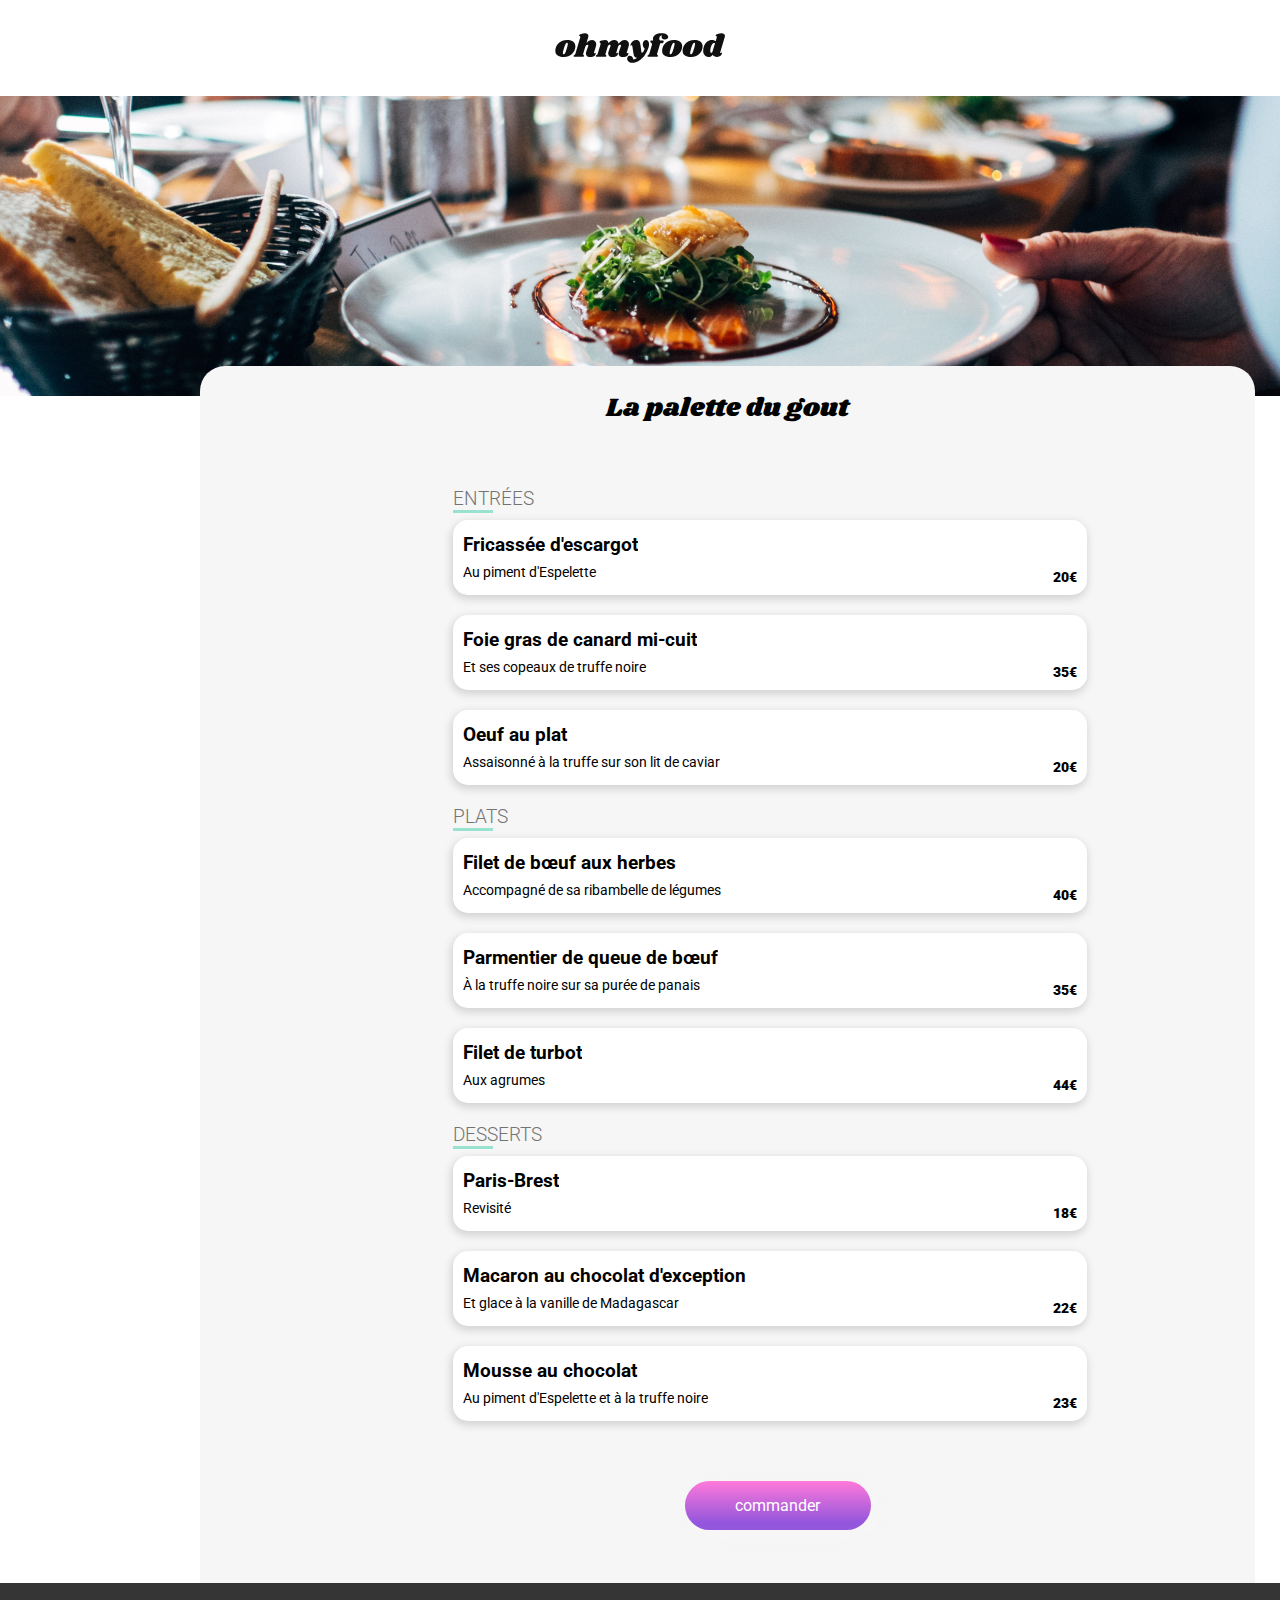
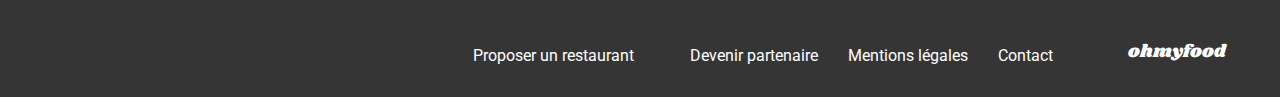
<file: assets/restaurants/dish1.html>
<!DOCTYPE html>
<html lang="en">

<head>
    <meta charset="UTF-8">
    <meta name="viewport" content="width=device-width, initial-scale=1.0">
    <link rel="stylesheet" href="/assets/styles/index.css">
    <link rel="shortcut icon" href="./assets/img/ohmyfood@2x.svg">
    <link rel="preconnect" href="https://fonts.googleapis.com">
    <link rel="preconnect" href="https://fonts.gstatic.com" crossorigin>
    <title>Ohmyfood</title>
    <link rel="preconnect" href="https://fonts.googleapis.com">
    <link rel="preconnect" href="https://fonts.gstatic.com" crossorigin>
    <link rel="stylesheet" href="https://cdnjs.cloudflare.com/ajax/libs/font-awesome/6.5.2/css/all.min.css"
        integrity="sha512-SnH5WK+bZxgPHs44uWIX+LLJAJ9/2PkPKZ5QiAj6Ta86w+fsb2TkcmfRyVX3pBnMFcV7oQPJkl9QevSCWr3W6A=="
        crossorigin="anonymous" referrerpolicy="no-referrer">
    <link rel="preconnect" href="https://fonts.googleapis.com">
    <link rel="preconnect" href="https://fonts.gstatic.com" crossorigin>
    <link
        href="https://fonts.googleapis.com/css2?family=Roboto:ital,wght@0,100;0,300;0,400;0,500;0,700;0,900;1,100;1,300;1,400;1,500;1,700;1,900&family=Shrikhand&display=swap"
        rel="stylesheet">
</head>
<body>
    <header>
        <a href="/">
            <i id="back__arrow" class="fa-solid fa-arrow-left" aria-hidden="true"></i>
        </a>
        <img id="img__menu" src="/assets/img/ohmyfood@2x.svg" alt="">
    </header>
    <main>
        <div class="main__wrapper">
            <div class="background__img1">
            </div>
            <section class="menu">
                <div id="title__container">
                    <h4>La palette du gout</h4>
                    <div>
                        <i id="heart__position1" class="fa-regular fa-heart"></i>
                        <i id="heart__position2" class="fa-solid fa-heart fa-heart-colored"></i>
                    </div>
                </div>
                <div class="flex__container">
                    <div class="item__container">
                        <h2>ENTRÉES</h2>
                        <article class=" items items1">
                            <div class="item__text">
                                <h3>Fricassée d'escargot</h3>
                                <p>Au piment d'Espelette</p>
                            </div>
                            <div class="item__validate">
                                <p class="price">20€</p>
                                <i class="fa-solid fa-circle-check" aria-hidden="true"></i>
                            </div>
                        </article>
                        <article class=" items items2">
                            <div class="item__text">
                                <h3>Foie gras de canard mi-cuit</h3>
                                <p>Et ses copeaux de truffe noire</p>
                            </div>
                            <div class="item__validate">
                                <p class="price">35€</p>
                                <i class="fa-solid fa-circle-check" aria-hidden="true"></i>
                            </div>
                        </article>
                        <article class=" items items3">
                            <div class="item__text">
                                <h3>Oeuf au plat</h3>
                                <p>Assaisonné à la truffe sur son lit de caviar</p>
                            </div>
                            <div class="item__validate">
                                <p class="price">20€</p>
                                <i class="fa-solid fa-circle-check" aria-hidden="true"></i>
                            </div>
                        </article>
                    </div>
                    <div class="item__container">
                        <h2>PLATS</h2>
                        <article class="items items1">
                            <div class="item__text">
                                <h3>Filet de bœuf aux herbes</h3>
                                <p>Accompagné de sa ribambelle de légumes</p>
                            </div>
                            <div class="item__validate">
                                <p class="price">40€</p>
                                <i class="fa-solid fa-circle-check" aria-hidden="true"></i>
                            </div>
                        </article>
                        <article class="items items2">
                            <div class="item__text">
                                <h3>Parmentier de queue de bœuf</h3>
                                <p>À la truffe noire sur sa purée de panais</p>
                            </div>
                            <div class="item__validate">
                                <p class="price">35€</p>
                                <i class="fa-solid fa-circle-check" aria-hidden="true"></i>
                            </div>
                        </article>
                        <article class="items items3">
                            <div class="item__text">
                                <h3>Filet de turbot</h3>
                                <p>Aux agrumes</p>
                            </div>
                            <div class="item__validate">
                                <p class="price">44€</p>
                                <i class="fa-solid fa-circle-check" aria-hidden="true"></i>
                            </div>
                        </article>
                    </div>
                    <div class="item__container">
                        <h2>DESSERTS</h2>
                        <article class=" items items1">
                            <div class="item__text">
                                <h3>Paris-Brest</h3>
                                <p>Revisité</p>
                            </div>
                            <div class="item__validate">
                                <p class="price">18€</p>
                                <i class="fa-solid fa-circle-check" aria-hidden="true"></i>
                            </div>
                        </article>
                        <article class="items items2">
                            <div class="item__text">
                                <h3>Macaron au chocolat d'exception</h3>
                                <p>Et glace à la vanille de Madagascar</p>
                            </div>
                            <div class="item__validate">
                                <p class="price">22€</p>
                                <i class="fa-solid fa-circle-check" aria-hidden="true"></i>
                            </div>
                        </article>
                        <article class="items 3">
                            <div class="item__text">
                                <h3>Mousse au chocolat</h3>
                                <p>Au piment d'Espelette et à la truffe noire</p>
                            </div>
                            <div class="item__validate">
                                <p class="price">23€</p>
                                <i class="fa-solid fa-circle-check" aria-hidden="true"></i>
                            </div>
                        </article>
                    </div>
                </div>
                <div class="button__order">
                    <button onclick="window.location.href='#restaurants'" type="button" class="btn">
                        commander
                    </button>
                </div>
            </section>
        </div>
    </main>
    <footer>
        <section>
            <h3>ohmyfood</h3>
            <ul class="ul__footer">
                <li>
                    <i class="fa-solid fa-utensils" aria-hidden="true"></i>
                    <p>Proposer un restaurant</p>
                </li>
                <li>
                    <i class="fa-solid fa-handshake fa-rotate-by" style="--fa-rotate-angle: 150deg"
                        aria-hidden="true"></i>
                    <p>Devenir partenaire</p>
                </li>
                <li>Mentions légales</li>
                <li><a href="mailto:lelaurain.luca@gmail.com">Contact</a></li>
            </ul>
        </section>
    </footer>
</body>
</html>
</file>
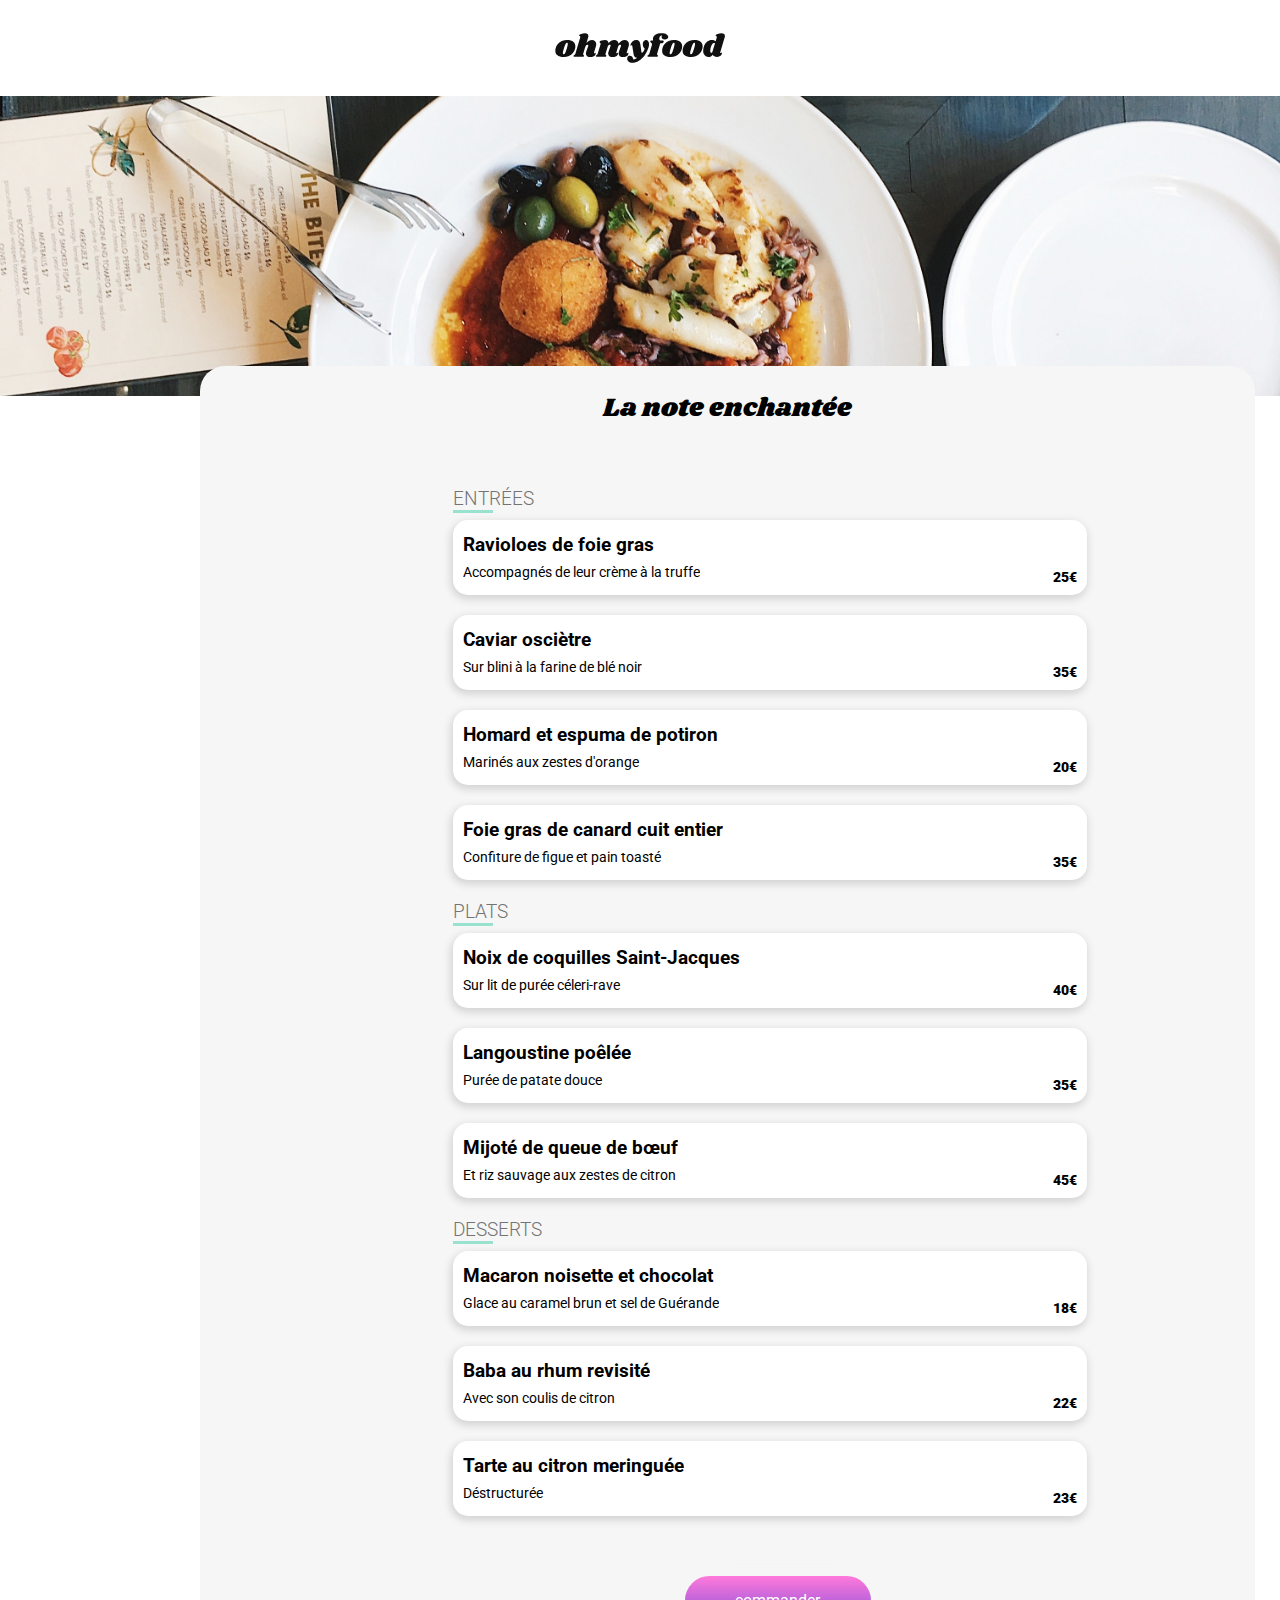
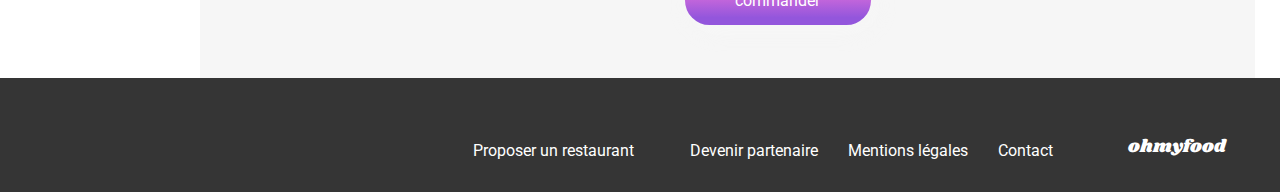
<file: assets/restaurants/dish2.html>
<!DOCTYPE html>
<html lang="en">

<head>
    <meta charset="UTF-8">
    <meta name="viewport" content="width=device-width, initial-scale=1.0">
    <link rel="stylesheet" href="/assets/styles/index.css">
    <link rel="shortcut icon" href="./assets/img/ohmyfood@2x.svg">
    <link rel="preconnect" href="https://fonts.googleapis.com">
    <link rel="preconnect" href="https://fonts.gstatic.com" crossorigin>
    <title>Ohmyfood</title>
    <link rel="preconnect" href="https://fonts.googleapis.com">
    <link rel="preconnect" href="https://fonts.gstatic.com" crossorigin>
    <link rel="stylesheet" href="https://cdnjs.cloudflare.com/ajax/libs/font-awesome/6.5.2/css/all.min.css"
        integrity="sha512-SnH5WK+bZxgPHs44uWIX+LLJAJ9/2PkPKZ5QiAj6Ta86w+fsb2TkcmfRyVX3pBnMFcV7oQPJkl9QevSCWr3W6A=="
        crossorigin="anonymous" referrerpolicy="no-referrer">
    <link rel="preconnect" href="https://fonts.googleapis.com">
    <link rel="preconnect" href="https://fonts.gstatic.com" crossorigin>
    <link
        href="https://fonts.googleapis.com/css2?family=Roboto:ital,wght@0,100;0,300;0,400;0,500;0,700;0,900;1,100;1,300;1,400;1,500;1,700;1,900&family=Shrikhand&display=swap"
        rel="stylesheet">
</head>

<body>
    <header>
        <a href="/">
            <i id="back__arrow" class="fa-solid fa-arrow-left" aria-hidden="true"></i>
        </a>
        <img id="img__menu" src="/assets/img/ohmyfood@2x.svg" alt="">
    </header>
    <main>
        <div class="main__wrapper">
            <div class="background__img2">
            </div>
            <section class="menu">
                <div id="title__container">
                    <h4>La note enchantée</h4>
                    <div>
                        <i id="heart__position1" class="fa-regular fa-heart"></i>
                        <i id="heart__position2" class="fa-solid fa-heart fa-heart-colored"></i>
                    </div>
                </div>
                <div class="flex__container">
                    <div class="item__container">
                        <h2>ENTRÉES</h2>
                        <article class=" items items1">
                            <div class="item__text">
                                <h3>Ravioloes de foie gras</h3>
                                <p>Accompagnés de leur crème à la truffe</p>
                            </div>
                            <div class="item__validate">
                                <p class="price">25€</p>
                                <i class="fa-solid fa-circle-check" aria-hidden="true"></i>
                            </div>
                        </article>
                        <article class=" items items2">
                            <div class="item__text">
                                <h3>Caviar osciètre</h3>
                                <p>Sur blini à la farine de blé noir</p>
                            </div>
                            <div class="item__validate">
                                <p class="price">35€</p>
                                <i class="fa-solid fa-circle-check" aria-hidden="true"></i>
                            </div>
                        </article>
                        <article class=" items items3">
                            <div class="item__text">
                                <h3>Homard et espuma de potiron</h3>
                                <p>Marinés aux zestes d'orange</p>
                            </div>
                            <div class="item__validate">
                                <p class="price">20€</p>
                                <i class="fa-solid fa-circle-check" aria-hidden="true"></i>
                            </div>
                        </article>
                        <article class=" items items3">
                            <div class="item__text">
                                <h3>Foie gras de canard cuit entier</h3>
                                <p>Confiture de figue et pain toasté</p>
                            </div>
                            <div class="item__validate">
                                <p class="price">35€</p>
                                <i class="fa-solid fa-circle-check" aria-hidden="true"></i>
                            </div>
                        </article>
                    </div>
                    <div class="item__container">
                        <h2>PLATS</h2>
                        <article class="items items1">
                            <div class="item__text">
                                <h3>Noix de coquilles Saint-Jacques</h3>
                                <p>Sur lit de purée céleri-rave</p>
                            </div>
                            <div class="item__validate">
                                <p class="price">40€</p>
                                <i class="fa-solid fa-circle-check" aria-hidden="true"></i>
                            </div>
                        </article>
                        <article class="items items2">
                            <div class="item__text">
                                <h3>Langoustine poêlée</h3>
                                <p>Purée de patate douce</p>
                            </div>
                            <div class="item__validate">
                                <p class="price">35€</p>
                                <i class="fa-solid fa-circle-check" aria-hidden="true"></i>
                            </div>
                        </article>
                        <article class="items items3">
                            <div class="item__text">
                                <h3>Mijoté de queue de bœuf </h3>
                                <p>Et riz sauvage aux zestes de citron</p>
                            </div>
                            <div class="item__validate">
                                <p class="price">45€</p>
                                <i class="fa-solid fa-circle-check" aria-hidden="true"></i>
                            </div>
                        </article>
                    </div>
                    <div class="item__container">
                        <h2>DESSERTS</h2>
                        <article class=" items items1">
                            <div class="item__text">
                                <h3>Macaron noisette et chocolat</h3>
                                <p>Glace au caramel brun et sel de Guérande</p>
                            </div>
                            <div class="item__validate">
                                <p class="price">18€</p>
                                <i class="fa-solid fa-circle-check" aria-hidden="true"></i>
                            </div>
                        </article>
                        <article class="items items2">
                            <div class="item__text">
                                <h3>Baba au rhum revisité</h3>
                                <p>Avec son coulis de citron</p>
                            </div>
                            <div class="item__validate">
                                <p class="price">22€</p>
                                <i class="fa-solid fa-circle-check" aria-hidden="true"></i>
                            </div>
                        </article>
                        <article class="items 3">
                            <div class="item__text">
                                <h3>Tarte au citron meringuée</h3>
                                <p>Déstructurée</p>
                            </div>
                            <div class="item__validate">
                                <p class="price">23€</p>
                                <i class="fa-solid fa-circle-check" aria-hidden="true"></i>
                            </div>
                        </article>
                    </div>
                </div>
                <div class="button__order">
                    <button onclick="window.location.href='#restaurants'" type="button" class="btn">
                        commander
                    </button>
                </div>
            </section>
        </div>
    </main>
    <footer>
        <section>
            <h3>ohmyfood</h3>
            <ul class="ul__footer">
                <li>
                    <i class="fa-solid fa-utensils" aria-hidden="true"></i>
                    <p>Proposer un restaurant</p>
                </li>
                <li>
                    <i class="fa-solid fa-handshake fa-rotate-by" style="--fa-rotate-angle: 150deg"
                        aria-hidden="true"></i>
                    <p>Devenir partenaire</p>
                </li>
                <li>Mentions légales</li>
                <li><a href="mailto:lelaurain.luca@gmail.com">Contact</a></li>
            </ul>
        </section>
    </footer>
</body>
</html>
</file>
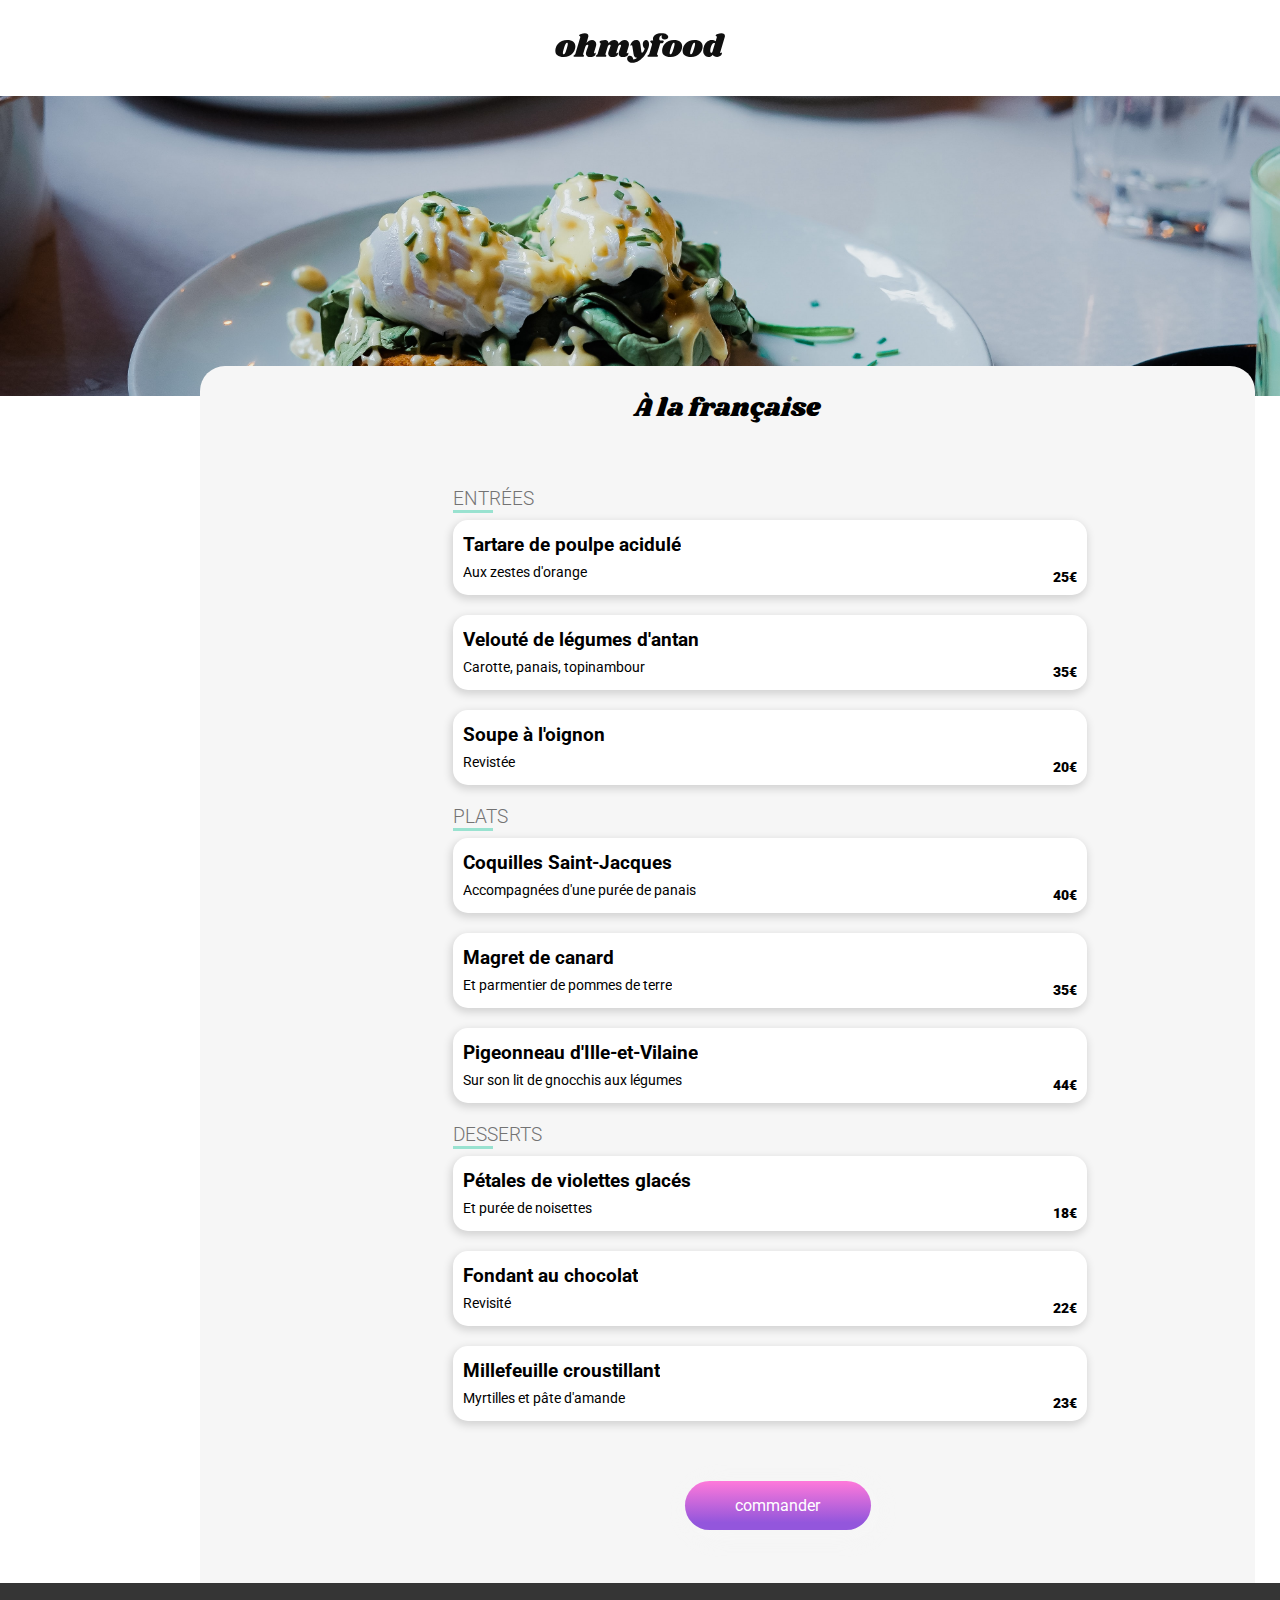
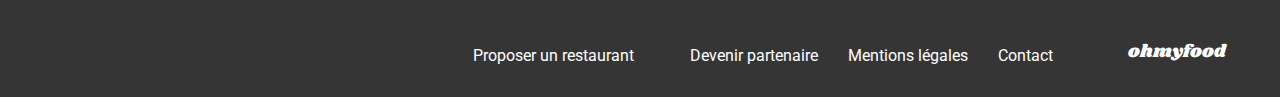
<file: assets/restaurants/dish3.html>
<!DOCTYPE html>
<html lang="en">

<head>
    <meta charset="UTF-8">
    <meta name="viewport" content="width=device-width, initial-scale=1.0">
    <link rel="stylesheet" href="/assets/styles/index.css">
    <link rel="shortcut icon" href="./assets/img/ohmyfood@2x.svg">
    <link rel="preconnect" href="https://fonts.googleapis.com">
    <link rel="preconnect" href="https://fonts.gstatic.com" crossorigin>
    <title>Ohmyfood</title>
    <link rel="preconnect" href="https://fonts.googleapis.com">
    <link rel="preconnect" href="https://fonts.gstatic.com" crossorigin>
    <link rel="stylesheet" href="https://cdnjs.cloudflare.com/ajax/libs/font-awesome/6.5.2/css/all.min.css"
        integrity="sha512-SnH5WK+bZxgPHs44uWIX+LLJAJ9/2PkPKZ5QiAj6Ta86w+fsb2TkcmfRyVX3pBnMFcV7oQPJkl9QevSCWr3W6A=="
        crossorigin="anonymous" referrerpolicy="no-referrer">
    <link rel="preconnect" href="https://fonts.googleapis.com">
    <link rel="preconnect" href="https://fonts.gstatic.com" crossorigin>
    <link
        href="https://fonts.googleapis.com/css2?family=Roboto:ital,wght@0,100;0,300;0,400;0,500;0,700;0,900;1,100;1,300;1,400;1,500;1,700;1,900&family=Shrikhand&display=swap"
        rel="stylesheet">
</head>

<body>
    <header>
        <a href="/">
            <i id="back__arrow" class="fa-solid fa-arrow-left" aria-hidden="true"></i>
        </a>
        <img id="img__menu" src="/assets/img/ohmyfood@2x.svg" alt="">
    </header>
    <main>
        <div class="main__wrapper">
            <div class="background__img3">
            </div>
            <section class="menu">
                <div id="title__container">
                    <h4>À la française</h4>
                    <div>
                        <i id="heart__position1" class="fa-regular fa-heart"></i>
                        <i id="heart__position2" class="fa-solid fa-heart fa-heart-colored"></i>
                    </div>
                </div>
                <div class="flex__container">
                    <div class="item__container">
                        <h2>ENTRÉES</h2>
                        <article class=" items items1">
                            <div class="item__text">
                                <h3>Tartare de poulpe acidulé</h3>
                                <p>Aux zestes d'orange</p>
                            </div>
                            <div class="item__validate">
                                <p class="price">25€</p>
                                <i class="fa-solid fa-circle-check" aria-hidden="true"></i>
                            </div>
                        </article>
                        <article class=" items items2">
                            <div class="item__text">
                                <h3>Velouté de légumes d'antan</h3>
                                <p>Carotte, panais, topinambour</p>
                            </div>
                            <div class="item__validate">
                                <p class="price">35€</p>
                                <i class="fa-solid fa-circle-check" aria-hidden="true"></i>
                            </div>
                        </article>
                        <article class=" items items3">
                            <div class="item__text">
                                <h3>Soupe à l'oignon</h3>
                                <p>Revistée</p>
                            </div>
                            <div class="item__validate">
                                <p class="price">20€</p>
                                <i class="fa-solid fa-circle-check" aria-hidden="true"></i>
                            </div>
                        </article>
                    </div>
                    <div class="item__container">
                        <h2>PLATS</h2>
                        <article class="items items1">
                            <div class="item__text">
                                <h3>Coquilles Saint-Jacques</h3>
                                <p>Accompagnées d'une purée de panais</p>
                            </div>
                            <div class="item__validate">
                                <p class="price">40€</p>
                                <i class="fa-solid fa-circle-check" aria-hidden="true"></i>
                            </div>
                        </article>
                        <article class="items items2">
                            <div class="item__text">
                                <h3>Magret de canard</h3>
                                <p>Et parmentier de pommes de terre</p>
                            </div>
                            <div class="item__validate">
                                <p class="price">35€</p>
                                <i class="fa-solid fa-circle-check" aria-hidden="true"></i>
                            </div>
                        </article>
                        <article class="items items3">
                            <div class="item__text">
                                <h3>Pigeonneau d'Ille-et-Vilaine</h3>
                                <p>Sur son lit de gnocchis aux légumes</p>
                            </div>
                            <div class="item__validate">
                                <p class="price">44€</p>
                                <i class="fa-solid fa-circle-check" aria-hidden="true"></i>
                            </div>
                        </article>
                    </div>
                    <div class="item__container">
                        <h2>DESSERTS</h2>
                        <article class=" items items1">
                            <div class="item__text">
                                <h3>Pétales de violettes glacés</h3>
                                <p>Et purée de noisettes</p>
                            </div>
                            <div class="item__validate">
                                <p class="price">18€</p>
                                <i class="fa-solid fa-circle-check" aria-hidden="true"></i>
                            </div>
                        </article>
                        <article class="items items2">
                            <div class="item__text">
                                <h3>Fondant au chocolat</h3>
                                <p>Revisité</p>
                            </div>
                            <div class="item__validate">
                                <p class="price">22€</p>
                                <i class="fa-solid fa-circle-check" aria-hidden="true"></i>
                            </div>
                        </article>
                        <article class="items 3">
                            <div class="item__text">
                                <h3>Millefeuille croustillant</h3>
                                <p>Myrtilles et pâte d'amande</p>
                            </div>
                            <div class="item__validate">
                                <p class="price">23€</p>
                                <i class="fa-solid fa-circle-check" aria-hidden="true"></i>
                            </div>
                        </article>
                    </div>
                </div>
                <div class="button__order">
                    <button onclick="window.location.href='#restaurants'" type="button" class="btn">
                        commander
                    </button>
                </div>
            </section>
        </div>
    </main>
    <footer>
        <section>
            <h3>ohmyfood</h3>
            <ul class="ul__footer">
                <li>
                    <i class="fa-solid fa-utensils" aria-hidden="true"></i>
                    <p>Proposer un restaurant</p>
                </li>
                <li>
                    <i class="fa-solid fa-handshake fa-rotate-by" style="--fa-rotate-angle: 150deg"
                        aria-hidden="true"></i>
                    <p>Devenir partenaire</p>
                </li>
                <li>Mentions légales</li>
                <li><a href="mailto:lelaurain.luca@gmail.com">Contact</a></li>
            </ul>
        </section>
    </footer>
</body>
</html>
</file>
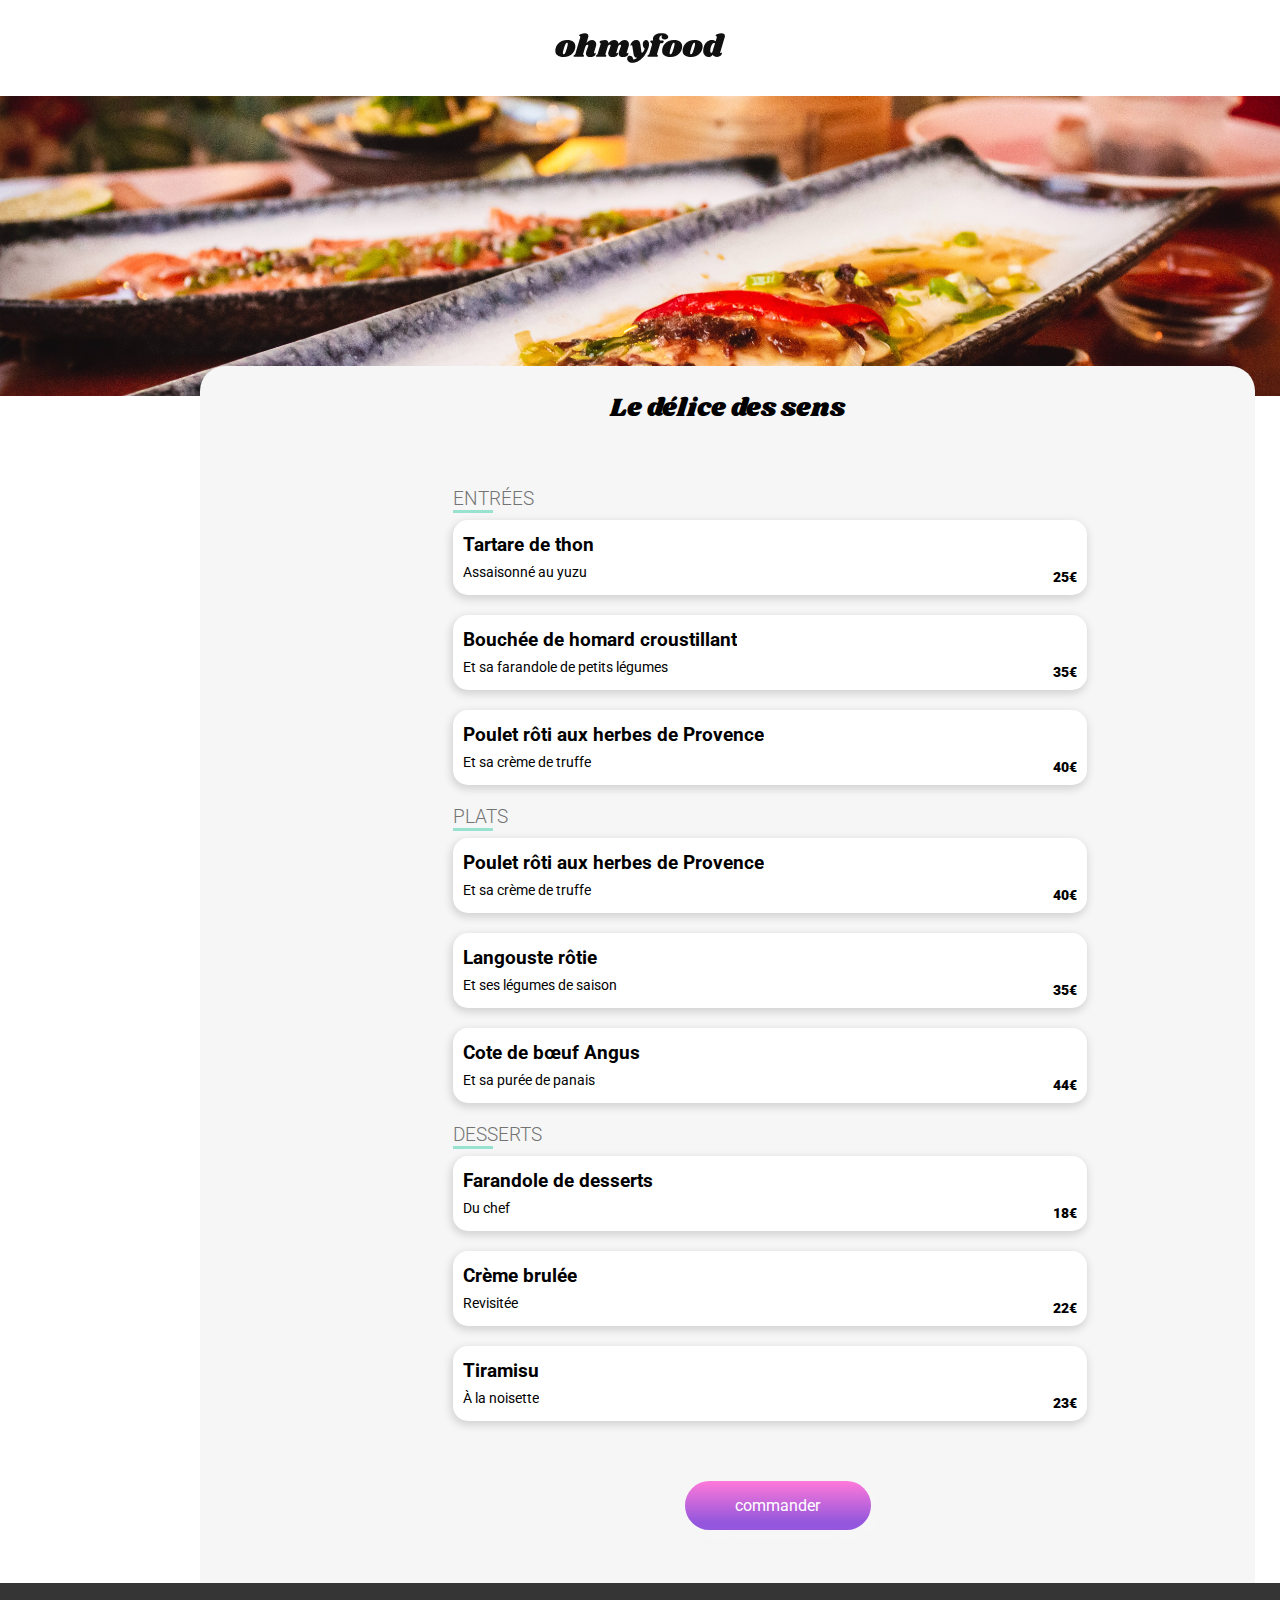
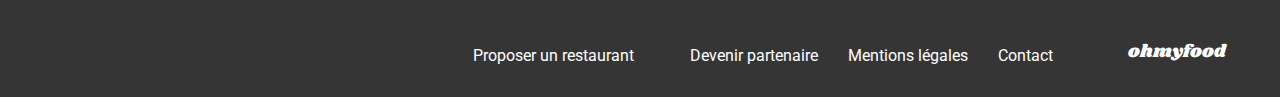
<file: assets/restaurants/dish4.html>
<!DOCTYPE html>
<html lang="en">

<head>
    <meta charset="UTF-8">
    <meta name="viewport" content="width=device-width, initial-scale=1.0">
    <link rel="stylesheet" href="/assets/styles/index.css">
    <link rel="shortcut icon" href="./assets/img/ohmyfood@2x.svg">
    <link rel="preconnect" href="https://fonts.googleapis.com">
    <link rel="preconnect" href="https://fonts.gstatic.com" crossorigin>
    <title>Ohmyfood</title>
    <link rel="preconnect" href="https://fonts.googleapis.com">
    <link rel="preconnect" href="https://fonts.gstatic.com" crossorigin>
    <link rel="stylesheet" href="https://cdnjs.cloudflare.com/ajax/libs/font-awesome/6.5.2/css/all.min.css"
        integrity="sha512-SnH5WK+bZxgPHs44uWIX+LLJAJ9/2PkPKZ5QiAj6Ta86w+fsb2TkcmfRyVX3pBnMFcV7oQPJkl9QevSCWr3W6A=="
        crossorigin="anonymous" referrerpolicy="no-referrer">
    <link rel="preconnect" href="https://fonts.googleapis.com">
    <link rel="preconnect" href="https://fonts.gstatic.com" crossorigin>
    <link
        href="https://fonts.googleapis.com/css2?family=Roboto:ital,wght@0,100;0,300;0,400;0,500;0,700;0,900;1,100;1,300;1,400;1,500;1,700;1,900&family=Shrikhand&display=swap"
        rel="stylesheet">
</head>

<body>
    <header>
        <a href="/">
            <i id="back__arrow" class="fa-solid fa-arrow-left" aria-hidden="true"></i>
        </a>
        <img id="img__menu" src="/assets/img/ohmyfood@2x.svg" alt="">
    </header>
    <main>
        <div class="main__wrapper">
            <div class="background__img4">
            </div>
            <section class="menu">
                <div id="title__container">
                    <h4>Le délice des sens</h4>
                    <div>
                        <i id="heart__position1" class="fa-regular fa-heart"></i>
                        <i id="heart__position2" class="fa-solid fa-heart fa-heart-colored"></i>
                    </div>
                </div>
                <div class="flex__container">
                    <div class="item__container">
                        <h2>ENTRÉES</h2>
                        <article class=" items items1">
                            <div class="item__text">
                                <h3>Tartare de thon</h3>
                                <p>Assaisonné au yuzu</p>
                            </div>
                            <div class="item__validate">
                                <p class="price">25€</p>
                                <i class="fa-solid fa-circle-check" aria-hidden="true"></i>
                            </div>
                        </article>
                        <article class=" items items2">
                            <div class="item__text">
                                <h3>Bouchée de homard croustillant</h3>
                                <p>Et sa farandole de petits légumes</p>
                            </div>
                            <div class="item__validate">
                                <p class="price">35€</p>
                                <i class="fa-solid fa-circle-check" aria-hidden="true"></i>
                            </div>
                        </article>
                        <article class=" items items3">
                            <div class="item__text">
                                <h3>Poulet rôti aux herbes de Provence</h3>
                                <p>Et sa crème de truffe</p>
                            </div>
                            <div class="item__validate">
                                <p class="price">40€</p>
                                <i class="fa-solid fa-circle-check" aria-hidden="true"></i>
                            </div>
                        </article>
                    </div>
                    <div class="item__container">
                        <h2>PLATS</h2>
                        <article class="items items1">
                            <div class="item__text">
                                <h3>Poulet rôti aux herbes de Provence</h3>
                                <p>Et sa crème de truffe</p>
                            </div>
                            <div class="item__validate">
                                <p class="price">40€</p>
                                <i class="fa-solid fa-circle-check" aria-hidden="true"></i>
                            </div>
                        </article>
                        <article class="items items2">
                            <div class="item__text">
                                <h3>Langouste rôtie</h3>
                                <p>Et ses légumes de saison</p>
                            </div>
                            <div class="item__validate">
                                <p class="price">35€</p>
                                <i class="fa-solid fa-circle-check" aria-hidden="true"></i>
                            </div>
                        </article>
                        <article class="items items3">
                            <div class="item__text">
                                <h3>Cote de bœuf Angus</h3>
                                <p>Et sa purée de panais</p>
                            </div>
                            <div class="item__validate">
                                <p class="price">44€</p>
                                <i class="fa-solid fa-circle-check" aria-hidden="true"></i>
                            </div>
                        </article>
                    </div>
                    <div class="item__container">
                        <h2>DESSERTS</h2>
                        <article class=" items items1">
                            <div class="item__text">
                                <h3>Farandole de desserts</h3>
                                <p>Du chef</p>
                            </div>
                            <div class="item__validate">
                                <p class="price">18€</p>
                                <i class="fa-solid fa-circle-check" aria-hidden="true"></i>
                            </div>
                        </article>
                        <article class="items items2">
                            <div class="item__text">
                                <h3>Crème brulée</h3>
                                <p>Revisitée</p>
                            </div>
                            <div class="item__validate">
                                <p class="price">22€</p>
                                <i class="fa-solid fa-circle-check" aria-hidden="true"></i>
                            </div>
                        </article>
                        <article class="items 3">
                            <div class="item__text">
                                <h3>Tiramisu</h3>
                                <p>À la noisette</p>
                            </div>
                            <div class="item__validate">
                                <p class="price">23€</p>
                                <i class="fa-solid fa-circle-check" aria-hidden="true"></i>
                            </div>
                        </article>
                    </div>
                </div>
                <div class="button__order">
                    <button onclick="window.location.href='#restaurants'" type="button" class="btn">
                        commander
                    </button>
                </div>
            </section>
        </div>
    </main>
    <footer>
        <section>
            <h3>ohmyfood</h3>
            <ul class="ul__footer">
                <li>
                    <i class="fa-solid fa-utensils" aria-hidden="true"></i>
                    <p>Proposer un restaurant</p>
                </li>
                <li>
                    <i class="fa-solid fa-handshake fa-rotate-by" style="--fa-rotate-angle: 150deg"
                        aria-hidden="true"></i>
                    <p>Devenir partenaire</p>
                </li>
                <li>Mentions légales</li>
                <li><a href="mailto:lelaurain.luca@gmail.com">Contact</a></li>
            </ul>
        </section>
    </footer>
</body>
</html>
</file>
<file: sass/index.css>
@charset "UTF-8";
* {
  margin: 0px;
  padding: 0px;
  box-sizing: border-box;
  font-family: "Roboto", "Shrikhand", sans-serif;
  list-style: none;
}

body {
  margin: 0px;
  padding: 0px;
}

button.btn {
  padding: 15px 30px;
  font-weight: 400;
  font-size: 16px;
  color: white;
  background: linear-gradient(360deg, #9356DC 15%, #FF79DA 100%);
  border: solid transparent 0px;
  box-shadow: rgba(252, 251, 251, 0.21) 5px 5px 25px 5px;
  border-radius: 50px;
  cursor: pointer;
  transition: 250ms;
}
button.btn:hover {
  background: linear-gradient(360deg, #9356DC 0%, #FF79DA 100%);
  box-shadow: rgba(207, 203, 203, 0.45) 5px 5px 25px 5px;
  transition: 250ms;
}

h2 {
  font-size: 24px;
  width: 100%;
}

h1 {
  font-family: "Roboto", sans-serif;
  font-weight: 800;
  font-size: 1.8rem;
}

h4 {
  font-family: "Shrikhand";
  font-weight: 500;
  font-size: 26px;
}

.loading {
  display: flex;
  justify-content: center;
  align-items: center;
  align-content: center;
  position: fixed;
  background-color: white;
  width: 100%;
  height: 100%;
  top: 0;
  animation: hideLoader 2500ms 1 forwards;
  animation-delay: 3500ms;
  -moz-animation-delay: 3000ms;
  -moz-animation: hideLoader 2000ms 1 forwards;
}

.loader {
  width: 250px;
  height: 250px;
  border: 5px dotted #99E2D0;
  border-radius: 50%;
  position: absolute;
  transform: translate(-50%, -50%);
  box-sizing: border-box;
  animation: rotation 10s linear infinite;
}

.loader {
  width: 250px;
  height: 250px;
  border: 5px dotted #99E2D0;
  border-radius: 50%;
  position: absolute;
  transform: translate(-50%, -50%);
  box-sizing: border-box;
  animation: rotation 10s linear infinite;
}

.chargement {
  font-family: "Shrikhand";
  font-size: 20px;
  color: #FF79DA;
  position: absolute;
  top: 50%;
  left: 50%;
  transform: translate(-50%, -50%);
}

@keyframes rotation {
  0% {
    transform: rotate(0deg);
  }
  100% {
    transform: rotate(360deg);
  }
}
@keyframes hideLoader {
  100% {
    opacity: 0;
    pointer-events: none;
    display: none;
  }
}
header {
  display: flex;
  justify-content: center;
  align-items: center;
  width: 100%;
  height: 100%;
}
header img {
  width: 300px;
  padding: 15px;
  -o-object-fit: cover;
     object-fit: cover;
}
header i {
  position: absolute;
  left: 25px;
  top: 20px;
  font-size: 25px;
  color: black;
}
header #img__menu {
  width: 200px;
}
header #back__arrow {
  font-size: 1.5rem;
}

@media screen and (min-width: 1024px) {
  header {
    width: 100%;
    height: 96px;
  }
  header img {
    max-width: 250px;
  }
  header i {
    left: 25px;
    top: 40px;
  }
}
main {
  background-color: white;
  display: flex;
  flex-direction: column;
  justify-content: space-between;
  width: 100%;
}
main section {
  display: flex;
  flex-direction: column;
  justify-content: space-between;
  align-items: center;
}
main .position {
  width: 100%;
  height: 50px;
  display: flex;
  flex-direction: row;
  justify-content: center;
  align-items: center;
  background: #EAEAEA;
  text-align: center;
  border: solid transparent 1px;
  box-shadow: -1px 1px 9px 0px rgba(0, 0, 0, 0.5);
  gap: 20px;
  margin-bottom: 3px;
}
main .position p {
  font-size: 1.3rem;
  font-weight: 500;
  text-align: center;
}
main .explorer {
  background-color: #f6f6f6;
}
main .explorer__container {
  display: flex;
  flex-direction: column;
  justify-content: center;
  align-items: center;
  width: 100%;
  gap: 30px;
  text-align: center;
  padding: 40px 10px 50px 10px;
  max-width: 1440px;
}
main .explorer__container p {
  font-weight: 300;
  font-size: 1.2rem;
}
main .fonctionnement {
  width: 100%;
  padding: 50px 20px 50px 20px;
  display: flex;
}
main .fonction__container {
  width: 100%;
  display: flex;
  flex-direction: column;
  justify-content: space-between;
  align-items: flex-start;
  gap: 30px;
}
main .ul__fonction {
  width: 100%;
  display: flex;
  flex-direction: column;
  justify-content: center;
  align-items: center;
  gap: 30px;
}
main .ul__fonction .li__fonction {
  background: #F6F6F6;
  width: 100%;
  height: 70px;
  display: flex;
  flex-direction: row;
  align-items: center;
  text-align: center;
  border: solid transparent;
  border-radius: 25px;
  box-shadow: 0 0 10px 1px rgba(0, 0, 0, 0.2);
  gap: 20px;
}
main .ul__fonction .li__fonction #number {
  color: #9356dc;
}
main .ul__fonction .li__fonction i {
  color: gray;
  width: 16px;
  height: 18px;
}
main .ul__fonction .li__fonction #store {
  color: #9356DC;
}
main .ul__fonction p {
  font-weight: 500;
}
main .ul__fonction span {
  align-items: center;
  color: white;
  width: 24px;
  height: 24px;
  background-color: #9356DC;
  border: solid transparent;
  border-radius: 100%;
  position: relative;
  left: -12px;
}
main .restaurants {
  background-color: #f6f6f6;
  padding: 50px 20px 70px 20px;
  display: flex;
  width: 100%;
}
main .restaurants__container {
  display: flex;
  flex-direction: column;
  align-items: flex-start;
  gap: 30px;
  width: 100%;
}
main .restaurants__container .card__container {
  width: 100%;
  display: flex;
  flex-direction: column;
  gap: 50px;
}
main .restaurants__container .footer__card {
  display: flex;
  justify-content: space-between;
  width: 100%;
  align-items: center;
}
main .restaurants__container .footer__card .text__card {
  display: flex;
  flex-direction: column;
  gap: 5px;
}
main .restaurants__container .footer__card .heart__card {
  position: relative;
  width: 40px;
  height: 40px;
}
main .restaurants__container .footer__card .heart__card i {
  position: absolute;
  transform: translateY(50%);
}
main .restaurants__container .dish {
  color: black;
  height: 240px;
  position: relative;
  display: flex;
  gap: 10px;
  flex-direction: column;
  align-items: flex-start;
  border-radius: 15px;
  box-shadow: 0 0 10px 1px rgba(0, 0, 0, 0.2);
  overflow: hidden;
  cursor: pointer;
}
main .restaurants__container .dish span {
  color: #269e80;
  font-weight: 700;
  display: flex;
  justify-content: center;
  position: absolute;
  padding: 8px 10px 8px 10px;
  border: solid rgba(0, 0, 0, 0) 1px;
  background-color: #99e2d0;
  border-radius: 3px;
  text-align: center;
  align-items: center;
  right: 15px;
  top: 15px;
}
main .restaurants__container .dish i.fa-solid {
  font-size: 22px;
  opacity: 0%;
  background: hsl(267, 66%, 60%);
  background: linear-gradient(250deg, hsl(267, 66%, 60%) 0%, hsl(317, 100%, 74%) 100%);
  background: -webkit-linear-gradient(250deg, hsl(267, 66%, 60%) 0%, hsl(317, 100%, 74%) 100%);
  -webkit-background-clip: text;
  background-clip: text;
  -webkit-text-fill-color: transparent;
  -webkit-text-stroke-width: 0px;
  transition: 250ms;
}
main .restaurants__container .dish i.fa-solid:hover {
  opacity: 100%;
  transition: 250ms;
}
main .restaurants__container .dish i.fa-regular {
  font-size: 22px;
  opacity: 100%;
}
main .restaurants__container .dish i.fa-regular:hover {
  opacity: 0%;
}
main .restaurants__container .dish img {
  width: 100%;
  height: 170px;
  border-radius: 15px 15px 0px 0px;
  -o-object-fit: cover;
     object-fit: cover;
}
main .restaurants__container .dish h3 {
  display: flex;
  width: 100%;
  font-size: 18px;
  padding-left: 10px;
  margin-top: 10px;
}
main .restaurants__container .dish p {
  padding-left: 10px;
  font-weight: 300;
}
main .background__img1 {
  position: absolute;
  height: 300px;
  background-size: cover;
  background-repeat: no-repeat;
  background-position: center;
  min-height: 300px;
  width: 100%;
  background-image: url(../assets/img/lapalettedugout.jpg);
  z-index: 1;
}
main .background__img1 img {
  width: 450px;
  min-height: 300px;
  background-size: cover;
  background-repeat: no-repeat;
  background-position: center;
}
main .background__img2 {
  position: absolute;
  width: 100%;
  height: 300px;
  background-size: cover;
  background-repeat: no-repeat;
  background-position: center;
  max-height: 300px;
  background-image: url(../assets/img/lanoteenchantee.jpg);
  z-index: 1;
}
main .background__img2 img {
  max-width: 300px;
  max-height: 300px;
  background-size: cover;
  background-repeat: no-repeat;
  background-position: center;
  -o-object-fit: cover;
     object-fit: cover;
}
main .background__img4 {
  position: absolute;
  width: 100%;
  height: 300px;
  background-size: cover;
  background-repeat: no-repeat;
  background-position: center;
  max-height: 300px;
  background-image: url(../assets/img/ledelicedessens.jpg);
  z-index: 1;
}
main .background__img4 img {
  max-width: 300px;
  max-height: 300px;
  background-size: cover;
  background-repeat: no-repeat;
  background-position: center;
  -o-object-fit: cover;
     object-fit: cover;
}
main .background__img3 {
  position: absolute;
  width: 100%;
  height: 300px;
  background-size: cover;
  background-repeat: no-repeat;
  background-position: center;
  max-height: 300px;
  background-image: url(../assets/img/alafrançaise.jpg);
  z-index: 1;
}
main .background__img3 img {
  max-width: 300px;
  max-height: 300px;
  background-size: cover;
  background-repeat: no-repeat;
  background-position: center;
  -o-object-fit: cover;
     object-fit: cover;
}
main .main__wrapper {
  width: 100%;
  display: flex;
  align-items: center;
  flex-direction: column;
  background-color: white;
}
main .menu {
  margin-top: 250px;
  width: 100%;
  display: flex;
  flex-direction: column;
  justify-content: flex-start;
  align-items: flex-start;
  border: solid transparent;
  border-radius: 25px 25px 0px 0px;
  background-color: #F6F6F6;
  gap: 30px;
  z-index: 2;
}
main .menu #title__container {
  padding: 20px;
  display: flex;
  align-items: center;
}
main .menu #title__container div {
  position: relative;
  top: 50%;
  left: 10%;
}
main .menu .flex__container {
  width: 100%;
  gap: 30px;
  padding: 10px;
}
main .menu h1 {
  font-size: 1.6rem;
}
main .menu #heart__position2 {
  position: absolute;
  font-size: 22px;
  opacity: 0%;
  background: hsl(267, 66%, 60%);
  background: linear-gradient(250deg, hsl(267, 66%, 60%) 0%, hsl(317, 100%, 74%) 100%);
  background: -webkit-linear-gradient(250deg, hsl(267, 66%, 60%) 0%, hsl(317, 100%, 74%) 100%);
  -webkit-background-clip: text;
  background-clip: text;
  -webkit-text-fill-color: transparent;
  -webkit-text-stroke-width: 0px;
  transform: translateY(-50%);
  transition: 250ms;
}
main .menu #heart__position2:hover {
  opacity: 100%;
  transition: 250ms;
}
main .menu #heart__position1 {
  position: absolute;
  font-size: 22px;
  opacity: 100%;
  transform: translateY(-50%);
}
main .menu #heart__position1:hover {
  opacity: 0%;
}
main .menu .item__container {
  width: 100%;
  display: flex;
  flex-direction: column;
}
main .menu .item__container h2 {
  font-size: 1.2rem;
  font-weight: 300;
  color: #737373;
  margin-bottom: 10px;
}
main .menu .item__container h2::after {
  content: "";
  width: 40px;
  height: 3px;
  display: block;
  background-color: #99E2D0;
  position: absolute;
}
main .menu .items {
  width: 100%;
  background-color: white;
  height: 75px;
  border-radius: 15px;
  box-shadow: -1px 3px 9px 1px rgba(0, 0, 0, 0.15);
  display: flex;
  flex-direction: row;
  justify-content: space-between;
  overflow: hidden;
  margin-bottom: 20px;
  cursor: pointer;
}
main .menu .items .item__text {
  display: flex;
  flex-direction: column;
  justify-content: space-around;
  padding: 10px;
  overflow: hidden;
}
main .menu .items .item__text p {
  text-overflow: ellipsis;
  overflow: hidden;
  white-space: nowrap;
  font-size: 0.9rem;
  font-weight: 400;
}
main .menu .items .item__text h3 {
  text-overflow: ellipsis;
  overflow: hidden;
  white-space: nowrap;
}
main .menu .items .item__validate {
  display: flex;
  justify-content: flex-end;
  transform: translateX(75px);
  transform-origin: right;
  transition: transform 0.5s ease;
}
main .menu .items .item__validate i {
  color: white;
  width: 75px;
  background-color: #99E2D0;
  height: 100%;
  position: relative;
  display: flex;
  justify-content: center;
  align-items: center;
  overflow: hidden;
}
main .menu .items .item__validate .price {
  margin-top: 45px;
  font-size: 14px;
  font-weight: 900;
  padding: 10px;
  display: flex;
  align-items: flex-end;
}
main .menu .items .items1 {
  animation: items-display 1.5s forwards linear;
}
main .menu .items:hover .item__validate {
  transform: translateX(0px);
}
main .menu .button__order {
  width: 100%;
  display: flex;
  justify-content: center;
  align-items: center;
  margin-bottom: 50px;
}
main .menu .button__order button {
  width: 186px;
}

@media screen and (min-width: 1024px) {
  main .position {
    border: none;
    box-shadow: none;
    margin: auto;
  }
  main .explorer__container {
    padding: 40px 20px 40px 20px;
  }
  main .explorer__container h2 {
    font-size: 2.7rem;
  }
  main .fonctionnement {
    padding: 50px 150px 50px 150px;
  }
  main .fonctionnement .fonction__container {
    display: flex;
    justify-content: flex-start;
    align-items: flex-start;
  }
  main .fonctionnement .fonction__container .ul__fonction {
    width: 100%;
    display: flex;
    flex-direction: row;
    justify-content: flex-start;
    align-items: center;
  }
  main .fonctionnement .fonction__container .ul__fonction .li__fonction {
    max-height: 72px;
  }
  main .restaurants {
    padding: 50px 120px 50px 150px;
    display: flex;
    align-items: center;
    justify-content: center;
  }
  main .restaurants .restaurants__container {
    display: flex;
    flex-direction: column;
    align-items: flex-start;
  }
  main .restaurants .restaurants__container .card__container {
    flex-direction: row;
    justify-content: space-between;
    align-items: center;
    flex-wrap: wrap;
  }
  main .restaurants .restaurants__container .dish {
    width: calc(50% - 80px);
    height: 260px;
  }
  main .menu {
    display: flex;
    justify-content: center;
    align-items: center;
    width: 80%;
  }
  main .menu .flex__container {
    display: flex;
    flex-direction: column;
    justify-content: center;
    align-items: center;
    align-content: center;
  }
  main .menu .item__container {
    align-items: flex-start;
    gap: 10px;
    width: 50%;
  }
  main .menu h2 {
    justify-content: flex-start;
  }
  main .menu .items {
    max-width: 634px;
  }
  main .button__order .btn {
    max-width: 186px;
  }
}
footer {
  color: white;
  width: 100%;
  padding: 22px;
  display: flex;
  background-color: #353535;
}
footer section {
  width: 100%;
  display: flex;
  flex-direction: column;
  align-items: flex-start;
  gap: 30px;
}
footer section h3 {
  width: 100%;
  font-family: "Shrikhand", serif;
  font-weight: 400;
  font-size: 18px;
  font-style: normal;
}
footer section ul {
  width: 100%;
  display: flex;
  flex-direction: column;
  gap: 10px;
}
footer section ul li {
  display: flex;
  flex-direction: row;
  gap: 10px;
  text-align: center;
  align-items: center;
}
footer section ul li a {
  text-decoration: none;
  color: white;
}
footer section ul i {
  width: 16px;
  height: 16px;
}

@media screen and (min-width: 1024px) {
  footer {
    height: 114px;
  }
  footer section {
    display: flex;
    flex-direction: row-reverse;
    align-items: flex-end;
    gap: 75px;
    padding: 10px;
    max-width: 1440px;
  }
  footer section h3 {
    width: 120px;
  }
  footer section ul {
    width: 800px;
    display: flex;
    flex-direction: row;
    justify-content: flex-end;
    align-items: flex-end;
    gap: 30px;
  }
  footer section ul li {
    align-items: flex-end;
  }
}/*# sourceMappingURL=index.css.map */
</file>
<file: assets/styles/index.css>
@charset "UTF-8";
* {
  margin: 0px;
  padding: 0px;
  box-sizing: border-box;
  font-family: "Roboto", "Shrikhand", sans-serif;
  list-style: none;
}

body {
  margin: 0px;
  padding: 0px;
}

button.btn {
  padding: 15px 30px;
  font-weight: 400;
  font-size: 16px;
  color: white;
  background: linear-gradient(360deg, #9356DC 15%, #FF79DA 100%);
  border: solid transparent 0px;
  box-shadow: rgba(252, 251, 251, 0.21) 5px 5px 25px 5px;
  border-radius: 50px;
  cursor: pointer;
  transition: 250ms;
}
button.btn:hover {
  background: linear-gradient(360deg, #9356DC 0%, #FF79DA 100%);
  box-shadow: rgba(207, 203, 203, 0.45) 5px 5px 25px 5px;
  transition: 250ms;
}

h2 {
  font-size: 1.8rem;
}

h1 {
  font-family: "Roboto", sans-serif;
  font-weight: 800;
  font-size: 1.8rem;
}

h4 {
  font-family: "Shrikhand";
  font-weight: 500;
  font-size: 26px;
}

.loading {
  position: fixed;
  background-color: white;
  width: 100%;
  height: 100vh;
  top: 0;
  z-index: 10;
  animation: hideLoader 3500ms 1 forwards;
  animation-delay: 500ms;
}

.loader {
  width: 250px;
  height: 250px;
  border: 5px dotted #99E2D0;
  border-radius: 50%;
  display: inline-block;
  position: relative;
  top: 25%;
  left: 15%;
  box-sizing: border-box;
  animation: rotation 10s linear infinite;
}

.chargement {
  font-family: "Shrikhand";
  font-size: 26px;
  color: #FF79DA;
  position: absolute;
  top: 37%;
  left: 25%;
}

@keyframes rotation {
  0% {
    transform: rotate(0deg);
  }
  100% {
    transform: rotate(360deg);
  }
}
@keyframes hideLoader {
  100% {
    opacity: 0;
    display: none;
  }
}
@media screen and (min-width: 1024px) {
  .loader {
    width: 250px;
    height: 250px;
    border: 5px dotted #99E2D0;
    border-radius: 50%;
    display: inline-block;
    position: relative;
    top: 40%;
    left: 40%;
    box-sizing: border-box;
    animation: rotation 10s linear infinite;
  }
  .chargement {
    font-family: "Shrikhand";
    font-size: 26px;
    color: #FF79DA;
    position: absolute;
    top: 51%;
    left: 42%;
  }
}
header {
  display: flex;
  justify-content: center;
  align-items: center;
  width: 100%;
  height: 100%;
}
header img {
  width: 300px;
  padding: 15px;
  -o-object-fit: cover;
     object-fit: cover;
}
header i {
  position: absolute;
  left: 25px;
  top: 20px;
  font-size: 25px;
  color: black;
}
header #img__menu {
  width: 200px;
}
header #back__arrow {
  font-size: 1.5rem;
}

@media screen and (min-width: 1024px) {
  header {
    width: 100%;
    height: 96px;
  }
  header img {
    max-width: 250px;
  }
  header i {
    left: 25px;
    top: 40px;
  }
}
main {
  background-color: white;
  display: flex;
  flex-direction: column;
  justify-content: space-between;
  width: 100%;
}
main section {
  display: flex;
  flex-direction: column;
  justify-content: space-between;
  align-items: center;
}
main .position {
  width: 100%;
  height: 50px;
  display: flex;
  flex-direction: row;
  justify-content: center;
  align-items: center;
  background: #EAEAEA;
  text-align: center;
  border: solid transparent 1px;
  box-shadow: -1px 1px 9px 0px rgba(0, 0, 0, 0.5);
  gap: 20px;
  margin-bottom: 3px;
}
main .position p {
  font-size: 1.3rem;
  font-weight: 500;
  text-align: center;
}
main .Explorer {
  background-color: #f6f6f6;
}
main .explorer__Container {
  display: flex;
  flex-direction: column;
  justify-content: center;
  align-items: center;
  width: 100%;
  gap: 30px;
  text-align: center;
  padding: 40px 10px 50px 10px;
  max-width: 1440px;
}
main .explorer__Container p {
  font-weight: 300;
  font-size: 1.2rem;
}
main .Fonctionnement {
  padding: 50px 20px 50px 20px;
  display: flex;
  max-width: 1440px;
}
main .fonction__container {
  display: flex;
  flex-direction: column;
  justify-content: space-between;
  align-items: flex-start;
  text-align: center;
  gap: 30px;
  padding: 0px 10px 0px 10px;
}
main .ul__fonction {
  display: flex;
  flex-direction: column;
  justify-content: center;
  align-items: center;
  gap: 30px;
}
main .ul__fonction .li__fonction {
  background: #F6F6F6;
  width: 335px;
  height: 70px;
  display: flex;
  flex-direction: row;
  align-items: center;
  text-align: center;
  border: solid transparent;
  border-radius: 25px;
  box-shadow: 0 0 10px 1px rgba(0, 0, 0, 0.2);
  gap: 20px;
}
main .ul__fonction .li__fonction #number {
  color: #9356dc;
}
main .ul__fonction .li__fonction i {
  color: gray;
  width: 16px;
  height: 18px;
}
main .ul__fonction p {
  font-weight: 500;
}
main .ul__fonction span {
  align-items: center;
  color: white;
  width: 24px;
  height: 24px;
  background-color: #9356DC;
  border: solid transparent;
  border-radius: 100%;
  position: relative;
  left: -12px;
  font-size: 14px;
}
main .Restaurants {
  background-color: #f6f6f6;
  padding: 50px 20px 70px 20px;
  display: flex;
}
main .restaurants__container {
  display: flex;
  flex-direction: column;
  align-items: flex-start;
  text-align: center;
  gap: 30px;
}
main .restaurants__container .card__container {
  display: flex;
  flex-direction: column;
  gap: 50px;
}
main .restaurants__container .dish {
  color: black;
  min-width: 330px;
  height: 240px;
  display: flex;
  gap: 10px;
  flex-direction: column;
  align-items: flex-start;
  border-radius: 15px;
  box-shadow: 0 0 10px 1px rgba(0, 0, 0, 0.2);
  overflow: hidden;
  cursor: pointer;
}
main .restaurants__container .dish span {
  color: #269e80;
  font-weight: 700;
  display: flex;
  justify-content: center;
  position: relative;
  padding: 8px 10px 8px 10px;
  border: solid rgba(0, 0, 0, 0) 1px;
  background-color: #99e2d0;
  border-radius: 3px;
  text-align: center;
  align-items: center;
  left: 220px;
  bottom: 225px;
}
main .restaurants__container .dish i.fa-solid {
  font-size: 22px;
  position: absolute;
  transform: translate(275px, 200px);
  opacity: 0%;
  background: hsl(267, 66%, 60%);
  background: linear-gradient(250deg, hsl(267, 66%, 60%) 0%, hsl(317, 100%, 74%) 100%);
  background: -webkit-linear-gradient(250deg, hsl(267, 66%, 60%) 0%, hsl(317, 100%, 74%) 100%);
  -webkit-background-clip: text;
  background-clip: text;
  -webkit-text-fill-color: transparent;
  -webkit-text-stroke-width: 0px;
  transition: 250ms;
}
main .restaurants__container .dish i.fa-solid:hover {
  opacity: 100%;
  transition: 250ms;
}
main .restaurants__container .dish i.fa-regular {
  font-size: 22px;
  position: absolute;
  transform: translate(275px, 200px);
  opacity: 100%;
}
main .restaurants__container .dish i.fa-regular:hover {
  opacity: 0%;
}
main .restaurants__container .dish img {
  width: 100%;
  height: 170px;
  border-radius: 15px 15px 0px 0px;
  -o-object-fit: cover;
     object-fit: cover;
}
main .restaurants__container .dish h3 {
  display: flex;
  width: 100%;
  font-size: 18px;
  padding-left: 10px;
}
main .restaurants__container .dish p {
  padding-left: 10px;
  font-weight: 300;
}
main .background__img1 {
  position: absolute;
  height: 300px;
  background-size: cover;
  background-repeat: no-repeat;
  background-position: center;
  min-height: 300px;
  max-width: 1440px;
  width: 100%;
  background-image: url(../img/lapalettedugout.jpg);
  z-index: 1;
}
main .background__img1 img {
  width: 450px;
  min-height: 300px;
  background-size: cover;
  background-repeat: no-repeat;
  background-position: center;
}
main .background__img2 {
  position: absolute;
  width: 100%;
  height: 300px;
  background-size: cover;
  background-repeat: no-repeat;
  background-position: center;
  max-height: 300px;
  max-width: 1440px;
  background-image: url(../img/lanoteenchantee.jpg);
  z-index: 1;
}
main .background__img2 img {
  max-width: 300px;
  max-height: 300px;
  background-size: cover;
  background-repeat: no-repeat;
  background-position: center;
  -o-object-fit: cover;
     object-fit: cover;
}
main .background__img4 {
  position: absolute;
  width: 100%;
  height: 300px;
  background-size: cover;
  background-repeat: no-repeat;
  background-position: center;
  max-height: 300px;
  max-width: 1440px;
  background-image: url(../img/ledelicedessens.jpg);
  z-index: 1;
}
main .background__img4 img {
  max-width: 300px;
  max-height: 300px;
  background-size: cover;
  background-repeat: no-repeat;
  background-position: center;
  -o-object-fit: cover;
     object-fit: cover;
}
main .background__img3 {
  position: absolute;
  width: 100%;
  height: 300px;
  background-size: cover;
  background-repeat: no-repeat;
  background-position: center;
  max-height: 300px;
  max-width: 1440px;
  background-image: url(../img/alafrançaise.jpg);
  z-index: 1;
}
main .background__img3 img {
  max-width: 300px;
  max-height: 300px;
  background-size: cover;
  background-repeat: no-repeat;
  background-position: center;
  -o-object-fit: cover;
     object-fit: cover;
}
main .main__wrapper {
  width: 100%;
  display: flex;
  flex-direction: column;
  background-color: white;
}
main .menu {
  margin-top: 250px;
  width: 100%;
  display: flex;
  flex-direction: column;
  justify-content: flex-start;
  align-items: flex-start;
  border: solid transparent;
  border-radius: 25px 25px 0px 0px;
  background-color: #F6F6F6;
  gap: 30px;
  z-index: 2;
}
main .menu #title__container {
  padding: 20px;
  display: flex;
  align-items: center;
}
main .menu #title__container div {
  position: relative;
  top: 50%;
  left: 10%;
}
main .menu .flex__container {
  width: 100%;
  gap: 30px;
  padding: 10px;
}
main .menu h1 {
  font-size: 1.6rem;
}
main .menu #heart__position2 {
  font-size: 22px;
  position: absolute;
  opacity: 0%;
  background: hsl(267, 66%, 60%);
  background: linear-gradient(250deg, hsl(267, 66%, 60%) 0%, hsl(317, 100%, 74%) 100%);
  background: -webkit-linear-gradient(250deg, hsl(267, 66%, 60%) 0%, hsl(317, 100%, 74%) 100%);
  -webkit-background-clip: text;
  background-clip: text;
  -webkit-text-fill-color: transparent;
  -webkit-text-stroke-width: 0px;
  transform: translateY(-50%);
  transition: 250ms;
}
main .menu #heart__position2:hover {
  opacity: 100%;
  transition: 250ms;
}
main .menu #heart__position1 {
  font-size: 22px;
  position: absolute;
  opacity: 100%;
  transform: translateY(-50%);
}
main .menu #heart__position1:hover {
  opacity: 0%;
}
main .menu .item__container {
  width: 100%;
  display: flex;
  flex-direction: column;
}
main .menu .item__container h2 {
  font-size: 1.2rem;
  font-weight: 300;
  color: #737373;
  margin-bottom: 10px;
}
main .menu .item__container h2::after {
  content: "";
  width: 40px;
  height: 3px;
  display: block;
  background-color: #99E2D0;
  position: absolute;
}
main .menu .items {
  width: 100%;
  background-color: white;
  height: 75px;
  border-radius: 15px;
  box-shadow: -1px 3px 9px 1px rgba(0, 0, 0, 0.15);
  display: flex;
  flex-direction: row;
  justify-content: space-between;
  overflow: hidden;
  margin-bottom: 20px;
  cursor: pointer;
}
main .menu .items .item__text {
  display: flex;
  flex-direction: column;
  justify-content: space-around;
  padding: 10px;
  overflow: hidden;
}
main .menu .items .item__text p {
  text-overflow: ellipsis;
  overflow: hidden;
  white-space: nowrap;
  font-size: 0.9rem;
  font-weight: 400;
}
main .menu .items .item__text h3 {
  text-overflow: ellipsis;
  overflow: hidden;
  white-space: nowrap;
}
main .menu .items .item__validate {
  display: flex;
  justify-content: flex-end;
  transform: translateX(75px);
  transform-origin: right;
  transition: transform 0.5s ease;
}
main .menu .items .item__validate i {
  color: white;
  width: 75px;
  background-color: #99E2D0;
  height: 100%;
  position: relative;
  display: flex;
  justify-content: center;
  align-items: center;
  overflow: hidden;
}
main .menu .items .item__validate .price {
  margin-top: 45px;
  font-size: 14px;
  font-weight: 900;
  padding: 10px;
  display: flex;
  align-items: flex-end;
}
main .menu .items .items1 {
  animation: items-display 1.5s forwards linear;
}
main .menu .items:hover .item__validate {
  transform: translateX(0px);
}
main .menu .button__order {
  width: 100%;
  display: flex;
  justify-content: center;
  align-items: center;
  margin-bottom: 50px;
}
main .menu .button__order button {
  width: 186px;
}

@media screen and (min-width: 1024px) {
  main .position {
    border: none;
    box-shadow: none;
    margin: auto;
  }
  main .explorer__Container {
    padding: 40px 10px 40px 10px;
  }
  main .explorer__Container h2 {
    font-size: 2.7rem;
  }
  main .Fonctionnement {
    padding: 50px 20px 50px 225px;
  }
  main .Fonctionnement .fonction__container .ul__fonction {
    display: flex;
    flex-direction: row;
    justify-content: center;
    align-items: center;
  }
  main .Fonctionnement .fonction__container .ul__fonction .li__fonction {
    max-width: 335px;
    max-height: 72px;
  }
  main .Restaurants {
    display: flex;
    flex-direction: column;
    align-items: center;
    text-align: center;
  }
  main .Restaurants .restaurants__container {
    display: flex;
    flex-direction: column;
    gap: 30px;
    padding: 0px 0px 0px 270px;
  }
  main .Restaurants .restaurants__container .card__container {
    flex-direction: row;
    align-items: center;
    text-align: center;
    flex-wrap: wrap;
    gap: 75px;
  }
  main .Restaurants .restaurants__container .dish {
    width: 500px;
    height: 260px;
  }
  main .Restaurants .restaurants__container .dish span {
    left: 380px;
  }
  main .Restaurants .restaurants__container i {
    margin-left: 150px;
  }
  main .menu {
    display: flex;
    justify-content: center;
    align-items: center;
    max-width: 1055px;
    margin-left: 200px;
    margin-top: 270px;
  }
  main .menu .flex__container {
    padding-left: 250px;
  }
  main .menu .item__container {
    justify-content: center;
    align-items: flex-start;
  }
  main .menu .items {
    max-width: 634px;
  }
  main .button__order {
    padding-left: 100px;
  }
  main .button__order .btn {
    max-width: 186px;
  }
}
@media (min-width: 1024px) and (max-width: 1270px) {
  main .Fonctionnement .fonction__container .ul__fonction {
    display: flex;
    flex-direction: column;
    justify-content: center;
    align-items: center;
  }
  main .Restaurants .restaurants__container .card__container {
    display: flex;
    flex-direction: column;
    justify-content: center;
    align-items: center;
  }
}
footer {
  color: white;
  width: 100%;
  padding: 22px;
  display: flex;
  background-color: #353535;
}
footer section {
  width: 100%;
  display: flex;
  flex-direction: column;
  align-items: flex-start;
  gap: 30px;
}
footer section h3 {
  width: 100%;
  font-family: "Shrikhand", serif;
  font-weight: 400;
  font-size: 18px;
  font-style: normal;
}
footer section ul {
  width: 100%;
  display: flex;
  flex-direction: column;
  gap: 10px;
}
footer section ul li {
  display: flex;
  flex-direction: row;
  gap: 10px;
  text-align: center;
  align-items: center;
}
footer section ul li a {
  text-decoration: none;
  color: white;
}
footer section ul i {
  width: 16px;
  height: 16px;
}

@media screen and (min-width: 1024px) {
  footer {
    height: 114px;
  }
  footer section {
    display: flex;
    flex-direction: row-reverse;
    align-items: flex-end;
    gap: 75px;
    padding: 10px;
    max-width: 1440px;
  }
  footer section h3 {
    width: 120px;
  }
  footer section ul {
    width: 800px;
    display: flex;
    flex-direction: row;
    justify-content: flex-end;
    align-items: flex-end;
    gap: 30px;
  }
  footer section ul li {
    align-items: flex-end;
  }
}/*# sourceMappingURL=index.css.map */
</file>
